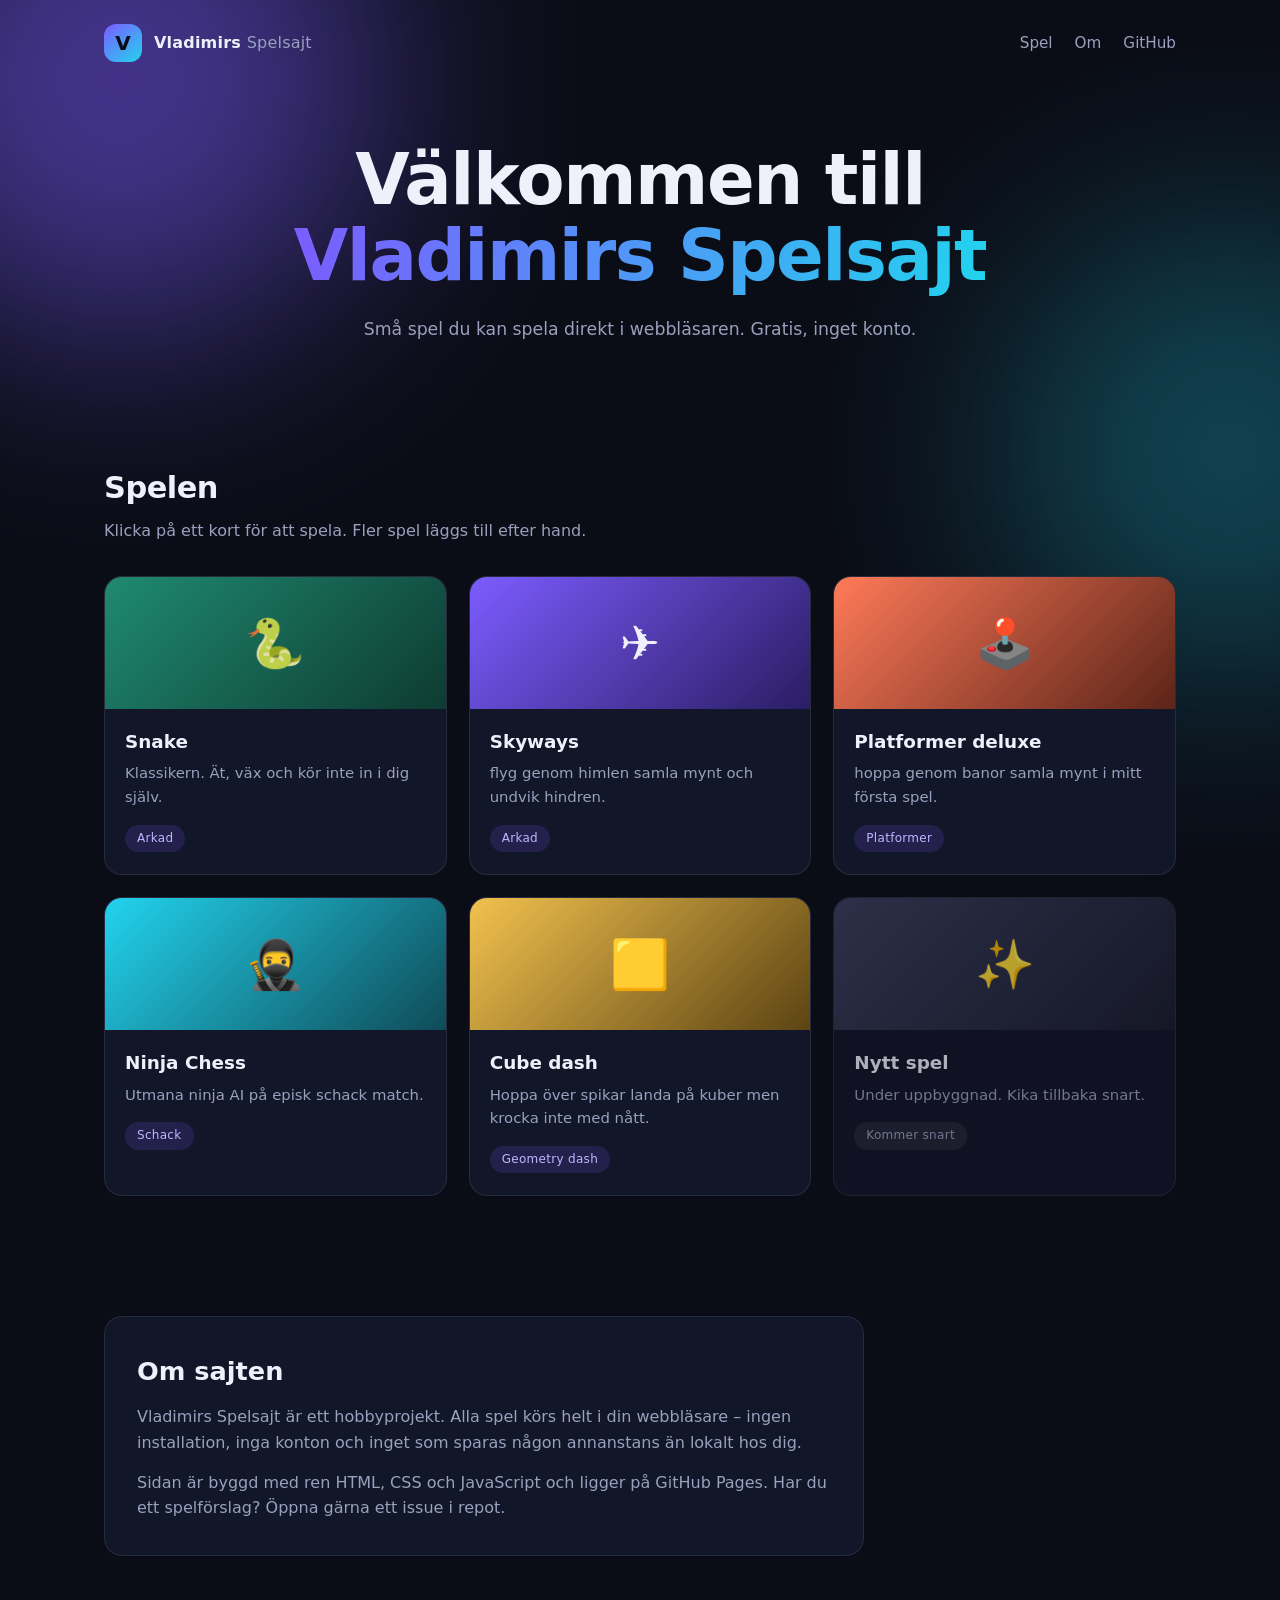
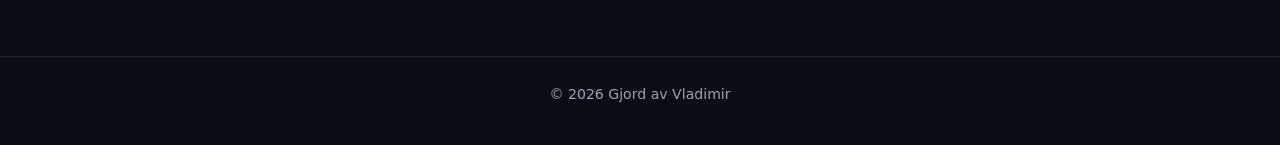
<file: index.html>
<!DOCTYPE html>
<html lang="sv">
<head>
  <meta charset="UTF-8">
  <meta name="viewport" content="width=device-width, initial-scale=1.0">
  <title>Vladimirs Spelsajt</title>
  <meta name="description" content="Vladimirs Spelsajt – samling av små webbspel du kan spela direkt i webbläsaren.">
  <link rel="icon" href="data:image/svg+xml,<svg xmlns='http://www.w3.org/2000/svg' viewBox='0 0 100 100'><text y='.9em' font-size='90'>🎮</text></svg>">

  <style>
  /* ===================== DESIGN (tidigare style.css) ===================== */

  :root {
    --bg: #0b0d16;
    --bg-soft: #121629;
    --line: rgba(255, 255, 255, 0.09);
    --text: #eef0fa;
    --muted: #9aa0bd;
    --accent: #7c5cff;
    --accent-2: #22d3ee;
    --radius: 18px;
  }

  * { box-sizing: border-box; }

  html { scroll-behavior: smooth; }

  body {
    margin: 0;
    background: var(--bg);
    color: var(--text);
    font-family: "Segoe UI", system-ui, -apple-system, Roboto, Helvetica, Arial, sans-serif;
    line-height: 1.6;
    overflow-x: hidden;
  }

  a { color: inherit; text-decoration: none; }

  /* --- bakgrundsljus --- */
  .glow {
    position: fixed;
    border-radius: 50%;
    filter: blur(110px);
    opacity: 0.5;
    pointer-events: none;
    z-index: 0;
  }
  .glow--a {
    width: 520px; height: 520px;
    background: var(--accent);
    top: -180px; left: -140px;
  }
  .glow--b {
    width: 460px; height: 460px;
    background: var(--accent-2);
    top: 220px; right: -180px;
    opacity: 0.28;
  }

  /* --- topbar --- */
  .topbar {
    position: relative;
    z-index: 2;
    max-width: 1120px;
    margin: 0 auto;
    padding: 24px 24px 0;
    display: flex;
    align-items: center;
    justify-content: space-between;
    gap: 16px;
    flex-wrap: wrap;
  }

  .brand {
    display: inline-flex;
    align-items: center;
    gap: 12px;
    font-weight: 700;
    letter-spacing: 0.2px;
  }

  .brand__mark {
    width: 38px; height: 38px;
    display: grid;
    place-items: center;
    border-radius: 12px;
    background: linear-gradient(140deg, var(--accent), var(--accent-2));
    color: #0b0d16;
    font-size: 20px;
    font-weight: 800;
  }

  .brand__text em {
    font-style: normal;
    color: var(--muted);
    font-weight: 500;
  }

  .nav {
    display: flex;
    gap: 22px;
    font-size: 0.95rem;
    color: var(--muted);
  }
  .nav a:hover { color: var(--text); }

  /* --- hero --- */
  main { position: relative; z-index: 1; }

  .hero {
    max-width: 1120px;
    margin: 0 auto;
    padding: 80px 24px 60px;
    text-align: center;
  }

  .hero__title {
    margin: 0;
    font-size: clamp(2.4rem, 7vw, 4.4rem);
    line-height: 1.08;
    letter-spacing: -1.5px;
    font-weight: 800;
  }

  .hero__title-accent {
    background: linear-gradient(100deg, var(--accent), var(--accent-2));
    -webkit-background-clip: text;
    background-clip: text;
    color: transparent;
  }

  .hero__lead {
    max-width: 620px;
    margin: 22px auto 0;
    color: var(--muted);
    font-size: 1.08rem;
  }

  .btn {
    display: inline-block;
    padding: 13px 26px;
    border-radius: 999px;
    font-weight: 600;
    border: 1px solid transparent;
    transition: transform 0.15s ease, box-shadow 0.2s ease, background 0.2s ease;
  }
  .btn:hover { transform: translateY(-2px); }

  .btn--primary {
    background: linear-gradient(120deg, var(--accent), var(--accent-2));
    color: #0b0d16;
    box-shadow: 0 12px 30px rgba(124, 92, 255, 0.35);
  }

  /* --- sektioner --- */
  .section {
    max-width: 1120px;
    margin: 0 auto;
    padding: 60px 24px;
  }

  .section__head { margin-bottom: 32px; }
  .section__head h2 {
    margin: 0 0 6px;
    font-size: 1.9rem;
    letter-spacing: -0.5px;
  }
  .section__head p { margin: 0; color: var(--muted); }

  /* --- spelkort --- */
  .grid {
    display: grid;
    grid-template-columns: repeat(auto-fill, minmax(260px, 1fr));
    gap: 22px;
  }

  .card {
    background: var(--bg-soft);
    border: 1px solid var(--line);
    border-radius: var(--radius);
    overflow: hidden;
    transition: transform 0.18s ease, border-color 0.18s ease, box-shadow 0.25s ease;
  }
  .card:hover {
    transform: translateY(-5px);
    border-color: rgba(124, 92, 255, 0.5);
    box-shadow: 0 18px 40px rgba(0, 0, 0, 0.45);
  }

  .card__art {
    height: 132px;
    display: grid;
    place-items: center;
    font-size: 3rem;
  }

  /* Färger på spelkorten – lägg till fler här om du behöver */
  .card__art--1 { background: linear-gradient(135deg, #1f8a70, #0e3b32); }
  .card__art--2 { background: linear-gradient(135deg, #7c5cff, #2a1d63); }
  .card__art--3 { background: linear-gradient(135deg, #ff7a59, #5c2418); }
  .card__art--4 { background: linear-gradient(135deg, #22d3ee, #0f4b57); }
  .card__art--5 { background: linear-gradient(135deg, #f2c14e, #5c4413); }
  .card__art--6 { background: linear-gradient(135deg, #3a3f5c, #1a1d2e); }
  .card__art--7 { background: linear-gradient(135deg, #e05c8f, #5c1f38); }
  .card__art--8 { background: linear-gradient(135deg, #5b8def, #1b2f5e); }
  .card__art--9 { background: linear-gradient(135deg, #6ad46a, #1d4a1d); }
  .card__art--10 { background: linear-gradient(135deg, #b06cf0, #3a1a56); }

  .card__body { padding: 18px 20px 22px; }
  .card__body h3 { margin: 0 0 6px; font-size: 1.15rem; }
  .card__body p { margin: 0 0 14px; color: var(--muted); font-size: 0.93rem; }

  .tag {
    display: inline-block;
    padding: 4px 12px;
    border-radius: 999px;
    background: rgba(124, 92, 255, 0.16);
    color: #c3b4ff;
    font-size: 0.75rem;
    letter-spacing: 0.3px;
  }
  .tag--muted {
    background: rgba(255, 255, 255, 0.07);
    color: var(--muted);
  }

  .card--soon { opacity: 0.72; }

  /* --- om --- */
  .about__box {
    background: var(--bg-soft);
    border: 1px solid var(--line);
    border-radius: var(--radius);
    padding: 34px 32px;
    max-width: 760px;
  }
  .about__box h2 { margin: 0 0 12px; font-size: 1.6rem; }
  .about__box p { margin: 0 0 14px; color: var(--muted); }
  .about__box p:last-child { margin-bottom: 0; }

  /* --- footer --- */
  .footer {
    position: relative;
    z-index: 1;
    border-top: 1px solid var(--line);
    margin-top: 40px;
    padding: 26px 24px 40px;
    text-align: center;
    color: var(--muted);
    font-size: 0.88rem;
  }
  .footer p { margin: 0; }

  /* --- hemlig kod-ruta --- */
  .modal {
    position: fixed;
    inset: 0;
    z-index: 50;
    display: grid;
    place-items: center;
    padding: 24px;
  }
  .modal[hidden] { display: none; }

  .modal__backdrop {
    position: absolute;
    inset: 0;
    background: rgba(6, 7, 14, 0.75);
    backdrop-filter: blur(4px);
  }

  .modal__box {
    position: relative;
    width: 100%;
    max-width: 380px;
    padding: 32px 30px 28px;
    border: 1px solid rgba(124, 92, 255, 0.4);
    border-radius: var(--radius);
    background: var(--bg-soft);
    box-shadow: 0 24px 60px rgba(0, 0, 0, 0.6);
    text-align: center;
    animation: modal-in 0.18s ease-out;
  }

  @keyframes modal-in {
    from { opacity: 0; transform: translateY(12px) scale(0.97); }
    to   { opacity: 1; transform: none; }
  }

  .modal__box.skaka { animation: skaka 0.4s ease; }

  @keyframes skaka {
    0%, 100% { transform: translateX(0); }
    20% { transform: translateX(-9px); }
    40% { transform: translateX(9px); }
    60% { transform: translateX(-5px); }
    80% { transform: translateX(5px); }
  }

  .modal__x {
    position: absolute;
    top: 10px;
    right: 12px;
    border: 0;
    background: none;
    color: var(--muted);
    font-size: 1.5rem;
    line-height: 1;
    cursor: pointer;
    padding: 4px 8px;
  }
  .modal__x:hover { color: var(--text); }

  .modal__titel { margin: 0 0 6px; font-size: 1.4rem; }
  .modal__text { margin: 0 0 20px; color: var(--muted); font-size: 0.92rem; }

  .modal__form { display: grid; gap: 12px; }

  .modal__input {
    width: 100%;
    padding: 13px 16px;
    border: 1px solid var(--line);
    border-radius: 12px;
    background: rgba(255, 255, 255, 0.04);
    color: var(--text);
    font-family: inherit;
    font-size: 1.25rem;
    letter-spacing: 6px;
    text-align: center;
    text-transform: uppercase;
  }
  .modal__input:focus {
    outline: none;
    border-color: var(--accent);
    box-shadow: 0 0 0 3px rgba(124, 92, 255, 0.2);
  }
  .modal__input::placeholder { letter-spacing: 4px; color: #4a5070; }

  .modal__form .btn { cursor: pointer; font-size: 1rem; }

  .modal__fel {
    margin: 14px 0 0;
    color: #ff8080;
    font-size: 0.88rem;
  }
  .modal__fel[hidden] { display: none; }

  /* --- mobil --- */
  @media (max-width: 600px) {
    .hero { padding-top: 54px; }
    .nav { gap: 16px; }
    .about__box { padding: 26px 22px; }
  }

  @media (prefers-reduced-motion: reduce) {
    * { transition: none !important; scroll-behavior: auto; }
  }
  </style>
</head>
<body>

  <div class="glow glow--a" aria-hidden="true"></div>
  <div class="glow glow--b" aria-hidden="true"></div>

  <header class="topbar">
    <a class="brand" href="index.html">
      <span class="brand__mark">V</span>
      <span class="brand__text">Vladimirs <em>Spelsajt</em></span>
    </a>
    <nav class="nav">
      <a href="#spel">Spel</a>
      <a href="#om">Om</a>
      <a href="https://github.com/" target="_blank" rel="noopener">GitHub</a>
    </nav>
  </header>

  <main>

    <section class="hero">
      <h1 class="hero__title">
        Välkommen till<br>
        <span class="hero__title-accent">Vladimirs Spelsajt</span>
      </h1>
      <p class="hero__lead">
        Små spel du kan spela direkt i webbläsaren. Gratis, inget konto.
      </p>
    </section>

    <section class="section" id="spel">
      <div class="section__head">
        <h2>Spelen</h2>
        <p>Klicka på ett kort för att spela. Fler spel läggs till efter hand.</p>
      </div>

      <div class="grid">

        <!-- ===== LÄGG TILL ETT NYTT SPEL: kopiera blocket nedan och byt ut texten =====

        <a class="card" href="LÄNK-TILL-SPELET.html">
          <div class="card__art card__art--7"><span>🎲</span></div>
          <div class="card__body">
            <h3>Spelets namn</h3>
            <p>En kort mening om vad spelet går ut på.</p>
            <span class="tag">Kategori</span>
          </div>
        </a>

             card__art--1 till --10 = bakgrundsfärg på kortet (färgerna finns i <style> högst upp)
             <span>🎲</span>        = ikonen, byt mot valfri emoji
        ========================================================================== -->

        <a class="card" href="snake.html">
          <div class="card__art card__art--1"><span>🐍</span></div>
          <div class="card__body">
            <h3>Snake</h3>
            <p>Klassikern. Ät, väx och kör inte in i dig själv.</p>
            <span class="tag">Arkad</span>
          </div>
        </a>

        <a class="card" href="skyways.html">
          <div class="card__art card__art--2"><span>✈️</span></div>
          <div class="card__body">
            <h3>Skyways</h3>
            <p>flyg genom himlen samla mynt och undvik hindren.</p>
            <span class="tag">Arkad</span>
          </div>
        </a>

        <a class="card" href="platformer deluxe spel.html">
          <div class="card__art card__art--3"><span>🕹️</span></div>
          <div class="card__body">
            <h3>Platformer deluxe</h3>
            <p>hoppa genom banor samla mynt i mitt första spel.</p>
            <span class="tag">Platformer</span>
          </div>
        </a>

        <a class="card" href="ninja chess.html">
          <div class="card__art card__art--4"><span>🥷</span></div>
          <div class="card__body">
            <h3>Ninja Chess</h3>
            <p>Utmana ninja AI på episk schack match.</p>
            <span class="tag">Schack</span>
          </div>
        </a>

        <a class="card" href="cube.html">
          <div class="card__art card__art--5"><span>🟨</span></div>
          <div class="card__body">
            <h3>Cube dash</h3>
            <p>Hoppa över spikar landa på kuber men krocka inte med nått.</p>
            <span class="tag">Geometry dash</span>
          </div>
        </a>

        <a class="card card--soon" href="#spel">
          <div class="card__art card__art--6"><span>✨</span></div>
          <div class="card__body">
            <h3>Nytt spel</h3>
            <p>Under uppbyggnad. Kika tillbaka snart.</p>
            <span class="tag tag--muted">Kommer snart</span>
          </div>
        </a>

      </div>
    </section>

    <section class="section about" id="om">
      <div class="about__box">
        <h2>Om sajten</h2>
        <p>
          Vladimirs Spelsajt är ett hobbyprojekt. Alla spel körs helt i din webbläsare –
          ingen installation, inga konton och inget som sparas någon annanstans än lokalt hos dig.
        </p>
        <p>
          Sidan är byggd med ren HTML, CSS och JavaScript och ligger på GitHub Pages.
          Har du ett spelförslag? Öppna gärna ett issue i repot.
        </p>
      </div>
    </section>

  </main>

  <footer class="footer">
    <p>© <span id="ar">2026</span> Gjord av Vladimir</p>
  </footer>

  <!-- Hemlig kod: öppnas med tangenten G -->
  <div class="modal" id="kodModal" hidden>
    <div class="modal__backdrop" data-stang></div>
    <div class="modal__box" role="dialog" aria-modal="true" aria-labelledby="kodTitel">
      <button class="modal__x" type="button" data-stang aria-label="Stäng">×</button>
      <h2 class="modal__titel" id="kodTitel">Hemlig kod</h2>
      <p class="modal__text">Skriv in koden för att komma vidare.</p>
      <form class="modal__form" id="kodForm" autocomplete="off">
        <input class="modal__input" id="kodInput" type="text" placeholder="? ? ? ?" maxlength="10" aria-label="Hemlig kod">
        <button class="btn btn--primary" type="submit">Lås upp</button>
      </form>
      <p class="modal__fel" id="kodFel" role="alert" hidden>Fel kod. Försök igen.</p>
    </div>
  </div>

  <script>
  /* ===================== SKRIPT (tidigare script.js) ===================== */

  // Byt till namnet på din hemliga sida om den heter något annat.
  var HEMLIG_SIDA = 'ChatGPT Image 23 aug. 2026 12_49_46.png';
  var HEMLIG_KOD = 'legolas';

  document.getElementById('ar').textContent = new Date().getFullYear();

  var modal = document.getElementById('kodModal');
  var form = document.getElementById('kodForm');
  var input = document.getElementById('kodInput');
  var fel = document.getElementById('kodFel');

  function oppnaModal() {
    modal.hidden = false;
    fel.hidden = true;
    input.value = '';
    input.focus();
  }

  function stangModal() {
    modal.hidden = true;
  }

  // Tryck G för att öppna rutan (men inte medan man skriver i ett fält).
  document.addEventListener('keydown', function (e) {
    var skriverText = /^(input|textarea|select)$/i.test(e.target.tagName) || e.target.isContentEditable;

    if (e.key === 'Escape' && !modal.hidden) {
      stangModal();
      return;
    }

    if (skriverText || e.ctrlKey || e.altKey || e.metaKey) return;

    if (e.key === 'g' || e.key === 'G') {
      if (modal.hidden) {
        e.preventDefault();
        oppnaModal();
      }
    }
  });

  // Stäng via krysset eller genom att klicka utanför rutan.
  Array.prototype.forEach.call(modal.querySelectorAll('[data-stang]'), function (el) {
    el.addEventListener('click', stangModal);
  });

  form.addEventListener('submit', function (e) {
    e.preventDefault();

    if (input.value.trim().toUpperCase() === HEMLIG_KOD) {
      window.location.href = ChatGPT Image 23 aug. 2026 12_49_46.png;
    } else {
      fel.hidden = false;
      input.value = '';
      input.focus();
      modal.querySelector('.modal__box').classList.remove('skaka');
      void modal.querySelector('.modal__box').offsetWidth; // starta om animationen
      modal.querySelector('.modal__box').classList.add('skaka');
    }
  });

  input.addEventListener('input', function () {
    fel.hidden = true;
  });
  </script>

</body>
</html>
</file>
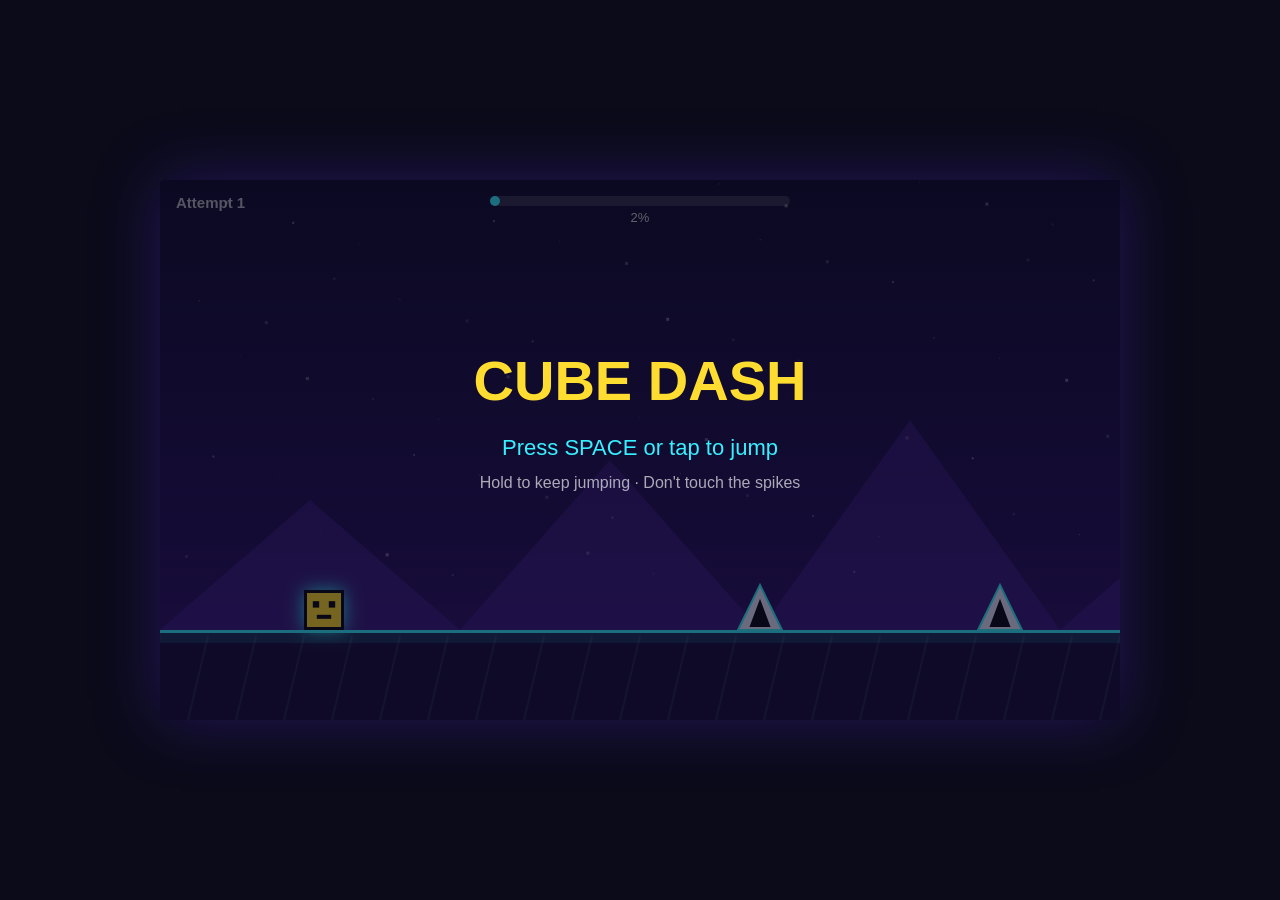
<file: cube.html>
<!DOCTYPE html>
<html lang="en">
<head>
<meta charset="UTF-8">
<meta name="viewport" content="width=device-width, initial-scale=1.0">
<title>Cube Dash</title>
<style>
  html, body {
    margin: 0;
    padding: 0;
    height: 100%;
    background: #0b0b1a;
    overflow: hidden;
    font-family: "Segoe UI", system-ui, sans-serif;
    user-select: none;
  }
  #wrap {
    position: fixed;
    inset: 0;
    display: flex;
    align-items: center;
    justify-content: center;
  }
  canvas {
    display: block;
    max-width: 100%;
    max-height: 100%;
    box-shadow: 0 0 60px rgba(80, 40, 200, 0.35);
    cursor: pointer;
  }
</style>
</head>
<body>
<div id="wrap"><canvas id="game" width="960" height="540"></canvas></div>
<script>
"use strict";

// ---------- Setup ----------
const canvas = document.getElementById("game");
const ctx = canvas.getContext("2d");
const W = canvas.width, H = canvas.height;

const TILE = 48;                 // world tile size in px
const GROUND_Y = H - 90;         // top of the ground strip
const SPEED = 372;               // horizontal scroll speed, px/s
const GRAVITY = 4400;            // tuned so one jump covers ~3.5 tiles
const JUMP_V = -990;             // apex ~2.3 tiles, airtime 0.45s
const PLAYER_SIZE = 40;
const START_X = 3 * TILE;        // where the cube spawns = musical bar 0, beat 0

// ---------- Level ----------
// Grid map, drawn bottom row = ground level. Characters:
//   . empty   ^ spike   # block   - short spike (half height)
// Each string is one row; rows are stacked upward from the ground.
// Rows are written in 10-column chunks so positions are easy to count.
const ROW2 = [ // height-2 row: platform tops and a spike-on-block tower
  "..........", "..........", "..........", "..........", "..........",
  "..........", "..........", "..........", ".###.^....", "..........",
  "..........", "..........", "..........",
].join("");
const ROW1 = [ // ground row
  "..........", "..^....^..", "..^^...#..", "..^...^^..", "..###^^...",
  ".^...^^...", "##^^^.....", "^...^^...#", "####.#....", "^...^^..##",
  "^^^.....^.", "...^....^^", "....^^....",
].join("");
const LEVEL_ROWS = [ROW2, ROW1];

const FINISH_PAD = 10; // empty tiles after last obstacle before the finish line

// Parse grid into obstacle lists
const spikes = [];   // {x, y, w, h}  (triangle, base at y+h)
const blocks = [];   // {x, y, w, h}
const levelCols = Math.max(...LEVEL_ROWS.map(r => r.length));

for (let row = 0; row < LEVEL_ROWS.length; row++) {
  const str = LEVEL_ROWS[LEVEL_ROWS.length - 1 - row]; // bottom row first
  for (let col = 0; col < str.length; col++) {
    const ch = str[col];
    if (ch === "." || ch === undefined) continue;
    const x = col * TILE;
    const y = GROUND_Y - (row + 1) * TILE;
    if (ch === "#") blocks.push({ x, y, w: TILE, h: TILE });
    else if (ch === "^") spikes.push({ x, y, w: TILE, h: TILE });
    else if (ch === "-") spikes.push({ x, y: y + TILE / 2, w: TILE, h: TILE / 2 });
  }
}

const LEVEL_LENGTH = (levelCols + FINISH_PAD) * TILE;

// ---------- State ----------
const S_READY = 0, S_PLAY = 1, S_DEAD = 2, S_WIN = 3;

let state = S_READY;
let attempts = 1;
let bestProgress = parseFloat(localStorage.getItem("cubedash_best") || "0");

const player = { x: 0, y: 0, vy: 0, rot: 0, onGround: true };
let camX = 0;
let deadTimer = 0;
let inputHeld = false;
let particles = [];
let shake = 0;
let beatPulse = 0;        // 1 on the beat, decaying to 0 — drives visuals
let musicEnabled = true;  // off only when scripts step the physics headlessly

function reset() {
  player.x = START_X;
  player.y = GROUND_Y - PLAYER_SIZE;
  player.vy = 0;
  player.rot = 0;
  player.onGround = true;
  camX = 0;
  particles = [];
  shake = 0;
}
reset();

// ---------- Audio ----------
// The soundtrack is generated from the level position, not from wall-clock
// time: one beat is a fixed number of tiles, so bar N always lands on the same
// stretch of level. Restart after a death and the music restarts in lockstep.
const TILES_PER_BEAT = 4;
const PX_PER_BEAT = TILE * TILES_PER_BEAT;       // 192 px
const PX_PER_STEP = PX_PER_BEAT / 4;             // 16th note = 1 tile
const SEC_PER_BEAT = PX_PER_BEAT / SPEED;        // ~0.516s => ~116 BPM
const SEC_PER_STEP = SEC_PER_BEAT / 4;
const LOOKAHEAD_STEPS = 6;                       // schedule ~0.8s ahead

// Level position -> musical position
function songStep(x) { return (x - START_X) / PX_PER_STEP; }
function songBeat(x) { return (x - START_X) / PX_PER_BEAT; }

const midi = n => 440 * Math.pow(2, (n - 69) / 12);

// vi - IV - I - V in A minor, one chord per bar, looping
const CHORDS = [
  { bass: 45, notes: [57, 60, 64] }, // Am
  { bass: 41, notes: [53, 57, 60] }, // F
  { bass: 48, notes: [60, 64, 67] }, // C
  { bass: 43, notes: [55, 59, 62] }, // G
];

// Lead hook: one 16-step pattern per bar of the progression (-1 = rest)
const LEAD = [
  { 0: 69, 3: 72, 6: 76, 8: 74, 11: 72, 14: 69 },
  { 0: 65, 3: 69, 6: 72, 8: 77, 11: 76, 14: 72 },
  { 0: 67, 3: 72, 6: 76, 8: 79, 11: 76, 14: 72 },
  { 0: 67, 2: 71, 4: 74, 6: 79, 8: 81, 10: 79, 12: 76, 14: 74 },
];

const Music = {
  ctx: null,
  master: null,   // global volume + mute
  bus: null,      // current take; replaced on restart so stale notes can't bleed
  sfx: null,
  noiseBuf: null,
  nextStep: 0,
  muted: localStorage.getItem("cubedash_muted") === "1",

  init() {
    if (this.ctx) {
      if (this.ctx.state === "suspended") this.ctx.resume();
      return;
    }
    const AC = window.AudioContext || window.webkitAudioContext;
    if (!AC) return;
    try {
      this.ctx = new AC();
    } catch (e) { return; }

    this.master = this.ctx.createGain();
    this.master.gain.value = this.muted ? 0 : 0.9;
    this.master.connect(this.ctx.destination);

    this.sfx = this.ctx.createGain();
    this.sfx.gain.value = 1;
    this.sfx.connect(this.master);

    // one shared noise buffer for hats and snares
    const len = Math.floor(this.ctx.sampleRate * 0.4);
    this.noiseBuf = this.ctx.createBuffer(1, len, this.ctx.sampleRate);
    const d = this.noiseBuf.getChannelData(0);
    for (let i = 0; i < len; i++) d[i] = Math.random() * 2 - 1;

    this.newBus();
  },

  newBus() {
    if (!this.ctx) return;
    this.bus = this.ctx.createGain();
    this.bus.gain.value = 1;
    this.bus.connect(this.master);
  },

  // Fade out whatever is already queued, then start a fresh bus for the retry
  stop() {
    if (!this.ctx || !this.bus) return;
    const old = this.bus;
    const t = this.ctx.currentTime;
    old.gain.setValueAtTime(old.gain.value, t);
    old.gain.exponentialRampToValueAtTime(0.0001, t + 0.18);
    setTimeout(() => { try { old.disconnect(); } catch (e) {} }, 400);
    this.newBus();
    this.nextStep = 0;
  },

  restart() {
    this.stop();
  },

  toggleMute() {
    this.muted = !this.muted;
    localStorage.setItem("cubedash_muted", this.muted ? "1" : "0");
    if (this.master) {
      const t = this.ctx.currentTime;
      this.master.gain.cancelScheduledValues(t);
      this.master.gain.setValueAtTime(this.master.gain.value, t);
      this.master.gain.linearRampToValueAtTime(this.muted ? 0 : 0.9, t + 0.12);
    }
  },

  // ----- voices -----
  tone(freq, time, dur, type, gain, detune = 0, bus) {
    const o = this.ctx.createOscillator();
    const g = this.ctx.createGain();
    o.type = type;
    o.frequency.setValueAtTime(freq, time);
    if (detune) o.detune.setValueAtTime(detune, time);
    g.gain.setValueAtTime(0.0001, time);
    g.gain.linearRampToValueAtTime(gain, time + 0.008);
    g.gain.exponentialRampToValueAtTime(0.0001, time + dur);
    o.connect(g).connect(bus || this.bus);
    o.start(time);
    o.stop(time + dur + 0.02);
  },

  kick(time) {
    const o = this.ctx.createOscillator();
    const g = this.ctx.createGain();
    o.type = "sine";
    o.frequency.setValueAtTime(170, time);
    o.frequency.exponentialRampToValueAtTime(45, time + 0.11);
    g.gain.setValueAtTime(0.55, time);
    g.gain.exponentialRampToValueAtTime(0.0001, time + 0.22);
    o.connect(g).connect(this.bus);
    o.start(time);
    o.stop(time + 0.24);
  },

  noise(time, dur, gain, hp) {
    const src = this.ctx.createBufferSource();
    src.buffer = this.noiseBuf;
    const f = this.ctx.createBiquadFilter();
    f.type = "highpass";
    f.frequency.value = hp;
    const g = this.ctx.createGain();
    g.gain.setValueAtTime(gain, time);
    g.gain.exponentialRampToValueAtTime(0.0001, time + dur);
    src.connect(f).connect(g).connect(this.bus);
    src.start(time);
    src.stop(time + dur + 0.02);
  },

  // ----- arrangement: what plays on a given 16th-note step -----
  scheduleStep(step, time) {
    const bar = Math.floor(step / 16);
    const s = ((step % 16) + 16) % 16;
    const chord = CHORDS[bar % CHORDS.length];

    // drums: four-on-the-floor, snare on 2 and 4, offbeat hats
    if (s % 4 === 0) this.kick(time);
    if (bar >= 1 && (s === 4 || s === 12)) this.noise(time, 0.16, 0.22, 1200);
    if (s % 2 === 1) this.noise(time, 0.045, bar >= 1 ? 0.10 : 0.06, 7000);

    // bass: driving 8ths with an octave lift late in the bar
    if (s % 2 === 0) {
      const oct = (s === 6 || s === 14) ? 12 : 0;
      this.tone(midi(chord.bass + oct), time, 0.19, "square", 0.16);
      this.tone(midi(chord.bass + oct - 12), time, 0.22, "triangle", 0.13);
    }

    // lead: holds off for the first two bars so the level opens with a build
    if (bar >= 2) {
      const note = LEAD[bar % LEAD.length][s];
      if (note !== undefined) {
        this.tone(midi(note), time, 0.30, "square", 0.075, -7);
        this.tone(midi(note), time, 0.30, "square", 0.075, +7);
      }
    }

    // arpeggio sparkle once the level gets busy
    if (bar >= 4 && s % 2 === 1) {
      const n = chord.notes[((s - 1) / 2) % chord.notes.length] + 12;
      this.tone(midi(n), time, 0.09, "square", 0.035);
    }
  },

  // Called every frame while playing: converts level position into audio time
  update() {
    if (!this.ctx || !this.bus || this.ctx.state !== "running") return;
    const cur = songStep(player.x);
    if (this.nextStep < cur) this.nextStep = Math.ceil(cur);
    const now = this.ctx.currentTime;
    while (this.nextStep < cur + LOOKAHEAD_STEPS) {
      if (this.nextStep * PX_PER_STEP + START_X > LEVEL_LENGTH) break;
      this.scheduleStep(this.nextStep, now + (this.nextStep - cur) * SEC_PER_STEP);
      this.nextStep++;
    }
  },

  // Jump/crash sounds, pitched to the chord under the player so they sit in key
  chordNow() {
    return CHORDS[Math.floor(Math.max(0, songBeat(player.x)) / 4) % CHORDS.length];
  },
};

// SFX helper, kept on the same context as the music
function beep(freq, dur, type = "square", vol = 0.06) {
  const M = Music;
  if (!M.ctx || !M.sfx) return;
  try {
    const o = M.ctx.createOscillator();
    const g = M.ctx.createGain();
    o.type = type;
    o.frequency.value = freq;
    g.gain.setValueAtTime(vol, M.ctx.currentTime);
    g.gain.exponentialRampToValueAtTime(0.0001, M.ctx.currentTime + dur);
    o.connect(g).connect(M.sfx);
    o.start();
    o.stop(M.ctx.currentTime + dur);
  } catch (e) { /* audio unavailable */ }
}

// ---------- Input ----------
function press() {
  Music.init(); // AudioContext must be created from a user gesture
  if (state === S_READY) {
    Music.restart();
    state = S_PLAY;
  } else if (state === S_DEAD || state === S_WIN) {
    if (deadTimer <= 0) {
      if (state === S_DEAD) attempts++;
      else attempts = 1;
      reset();
      Music.restart();
      state = S_PLAY;
    }
  }
  inputHeld = true;
}
function release() { inputHeld = false; }

window.addEventListener("keydown", e => {
  if (e.code === "Space" || e.code === "ArrowUp" || e.code === "KeyW") {
    e.preventDefault();
    if (!e.repeat) press();
    inputHeld = true;
  }
});
window.addEventListener("keyup", e => {
  if (e.code === "Space" || e.code === "ArrowUp" || e.code === "KeyW") release();
  if (e.code === "KeyM") { Music.init(); Music.toggleMute(); }
});
canvas.addEventListener("pointerdown", e => { e.preventDefault(); press(); });
window.addEventListener("pointerup", release);
window.addEventListener("blur", release);

// ---------- Collision helpers ----------
function rectsOverlap(a, b) {
  return a.x < b.x + b.w && a.x + a.w > b.x && a.y < b.y + b.h && a.y + a.h > b.y;
}
// Spike hitbox is smaller than the drawn triangle so deaths feel fair
function spikeHitbox(s) {
  return { x: s.x + s.w * 0.30, y: s.y + s.h * 0.42, w: s.w * 0.40, h: s.h * 0.58 };
}

function die() {
  state = S_DEAD;
  deadTimer = 0.55;
  shake = 12;
  Music.stop();
  const p = bestProgress;
  const prog = Math.min(1, player.x / LEVEL_LENGTH);
  if (prog > p) {
    bestProgress = prog;
    localStorage.setItem("cubedash_best", String(bestProgress));
  }
  const cx = player.x + PLAYER_SIZE / 2, cy = player.y + PLAYER_SIZE / 2;
  for (let i = 0; i < 40; i++) {
    const a = Math.random() * Math.PI * 2;
    const sp = 150 + Math.random() * 420;
    particles.push({
      x: cx, y: cy,
      vx: Math.cos(a) * sp, vy: Math.sin(a) * sp - 150,
      life: 0.5 + Math.random() * 0.5,
      size: 3 + Math.random() * 5,
      color: Math.random() < 0.5 ? "#37f0ff" : "#ffdd30",
    });
  }
  beep(110, 0.25, "sawtooth", 0.1);
  setTimeout(() => beep(70, 0.3, "sawtooth", 0.08), 60);
}

function win() {
  state = S_WIN;
  deadTimer = 0.4;
  Music.stop();
  bestProgress = 1;
  localStorage.setItem("cubedash_best", "1");
  const cy = player.y + PLAYER_SIZE / 2;
  for (let i = 0; i < 70; i++) {
    const a = Math.random() * Math.PI * 2;
    const sp = 100 + Math.random() * 380;
    particles.push({
      x: player.x + PLAYER_SIZE / 2, y: cy,
      vx: Math.cos(a) * sp, vy: Math.sin(a) * sp - 200,
      life: 0.7 + Math.random() * 0.8,
      size: 3 + Math.random() * 6,
      color: ["#37f0ff", "#ffdd30", "#ff4fd8", "#7cff4f"][i % 4],
    });
  }
  beep(523, 0.15, "square", 0.07);
  setTimeout(() => beep(659, 0.15, "square", 0.07), 130);
  setTimeout(() => beep(784, 0.3, "square", 0.07), 260);
}

// ---------- Update ----------
function update(dt) {
  if (state === S_DEAD || state === S_WIN) {
    deadTimer -= dt;
  }

  if (state === S_PLAY) {
    player.x += SPEED * dt;
    if (musicEnabled) Music.update();

    // jump (held input = auto-jump on landing, like GD)
    if (inputHeld && player.onGround) {
      player.vy = JUMP_V;
      player.onGround = false;
      // jump chirp uses a note from the chord playing right now
      beep(midi(Music.chordNow().notes[2] + 12), 0.08, "square", 0.03);
      // little dust burst
      for (let i = 0; i < 5; i++) {
        particles.push({
          x: player.x + PLAYER_SIZE / 2, y: player.y + PLAYER_SIZE,
          vx: -60 - Math.random() * 90, vy: -Math.random() * 60,
          life: 0.3, size: 2 + Math.random() * 3, color: "#8fd8ff",
        });
      }
    }

    player.vy += GRAVITY * dt;
    player.y += player.vy * dt;

    const wasGrounded = player.onGround;
    player.onGround = false;

    // ground
    if (player.y + PLAYER_SIZE >= GROUND_Y) {
      player.y = GROUND_Y - PLAYER_SIZE;
      player.vy = 0;
      player.onGround = true;
    }

    // blocks: land on top, die on side hit
    const pb = { x: player.x + 4, y: player.y + 2, w: PLAYER_SIZE - 8, h: PLAYER_SIZE - 2 };
    for (const b of blocks) {
      if (b.x > player.x + 400 || b.x + b.w < player.x - 100) continue;
      if (!rectsOverlap(pb, b)) continue;
      const prevBottom = pb.y + pb.h - player.vy * dt;
      if (player.vy >= 0 && prevBottom <= b.y + 14) {
        player.y = b.y - PLAYER_SIZE;
        player.vy = 0;
        player.onGround = true;
      } else {
        die();
        break;
      }
    }

    // rotation: spin in air, snap to 90° on ground
    if (!player.onGround) {
      player.rot += dt * 7.0; // ~half a turn per jump
    } else {
      const target = Math.round(player.rot / (Math.PI / 2)) * (Math.PI / 2);
      player.rot += (target - player.rot) * Math.min(1, dt * 25);
      if (!wasGrounded) {
        // landing dust
        for (let i = 0; i < 6; i++) {
          particles.push({
            x: player.x + Math.random() * PLAYER_SIZE, y: player.y + PLAYER_SIZE,
            vx: -40 - Math.random() * 80, vy: -20 - Math.random() * 50,
            life: 0.25, size: 2 + Math.random() * 3, color: "#8fd8ff",
          });
        }
      }
    }

    // spikes
    if (state === S_PLAY) {
      const ph = { x: player.x + 8, y: player.y + 8, w: PLAYER_SIZE - 16, h: PLAYER_SIZE - 8 };
      for (const s of spikes) {
        if (s.x > player.x + 200 || s.x + s.w < player.x - 100) continue;
        if (rectsOverlap(ph, spikeHitbox(s))) { die(); break; }
      }
    }

    // trail while grounded and running
    if (state === S_PLAY && player.onGround && Math.random() < 0.5) {
      particles.push({
        x: player.x, y: player.y + PLAYER_SIZE - 4,
        vx: -120 - Math.random() * 60, vy: -Math.random() * 30,
        life: 0.35, size: 2 + Math.random() * 3, color: "#2fb8e0",
      });
    }

    if (state === S_PLAY && player.x >= LEVEL_LENGTH) win();
  }

  // camera follows player (frozen on death so the explosion stays in view)
  if (state !== S_DEAD) {
    camX = Math.max(0, player.x - W * 0.30);
  }

  // particles
  for (const p of particles) {
    p.life -= dt;
    p.x += p.vx * dt;
    p.y += p.vy * dt;
    p.vy += 900 * dt;
  }
  particles = particles.filter(p => p.life > 0);

  // visual beat: same position->beat mapping the music uses, so the world
  // pulses exactly in time with the kick drum
  if (state === S_PLAY) {
    const phase = songBeat(player.x) % 1;
    beatPulse = Math.pow(1 - (phase < 0 ? phase + 1 : phase), 2.2);
  } else {
    beatPulse = Math.max(0, beatPulse - dt * 3);
  }

  shake = Math.max(0, shake - dt * 40);
}

// ---------- Drawing ----------
function drawBackground() {
  const g = ctx.createLinearGradient(0, 0, 0, H);
  g.addColorStop(0, "#141033");
  g.addColorStop(0.7, "#2a1560");
  g.addColorStop(1, "#3c1a7a");
  ctx.fillStyle = g;
  ctx.fillRect(0, 0, W, H);

  // parallax stars
  ctx.fillStyle = "rgba(255,255,255,0.5)";
  for (let i = 0; i < 60; i++) {
    const x = ((i * 173.3 - camX * 0.12) % W + W) % W;
    const y = (i * 97.7) % (GROUND_Y - 40);
    const s = (i % 3) + 1;
    ctx.globalAlpha = 0.25 + (i % 5) * 0.12;
    ctx.fillRect(x, y, s, s);
  }
  ctx.globalAlpha = 1;

  // parallax hills — brighten and lift a touch on each beat
  ctx.fillStyle = "rgba(" + (90 + 70 * beatPulse) + ", 50, 180, " + (0.35 + 0.25 * beatPulse) + ")";
  for (let i = -1; i < 8; i++) {
    const bx = i * 300 - ((camX * 0.3) % 300);
    ctx.beginPath();
    ctx.moveTo(bx, GROUND_Y);
    ctx.lineTo(bx + 150, GROUND_Y - 130 - (i % 3) * 40 - 10 * beatPulse);
    ctx.lineTo(bx + 300, GROUND_Y);
    ctx.fill();
  }
}

function drawGround() {
  ctx.fillStyle = "#1c1240";
  ctx.fillRect(0, GROUND_Y, W, H - GROUND_Y);
  // glow line — thickens with the kick
  ctx.fillStyle = "#37f0ff";
  ctx.fillRect(0, GROUND_Y, W, 3 + 3 * beatPulse);
  ctx.fillStyle = "rgba(55,240,255," + (0.15 + 0.35 * beatPulse) + ")";
  ctx.fillRect(0, GROUND_Y + 3, W, 10 + 16 * beatPulse);
  // moving floor ticks
  ctx.strokeStyle = "rgba(120, 200, 255, 0.12)";
  ctx.lineWidth = 2;
  for (let i = -1; i < W / TILE + 2; i++) {
    const x = i * TILE - (camX % TILE);
    ctx.beginPath();
    ctx.moveTo(x, GROUND_Y + 6);
    ctx.lineTo(x - 20, H);
    ctx.stroke();
  }
}

function drawSpike(s) {
  const x = s.x - camX;
  if (x + s.w < -50 || x > W + 50) return;
  ctx.fillStyle = "#e8e8ff";
  ctx.strokeStyle = "#37f0ff";
  ctx.lineWidth = 2;
  ctx.beginPath();
  ctx.moveTo(x + 2, s.y + s.h);
  ctx.lineTo(x + s.w / 2, s.y + 3);
  ctx.lineTo(x + s.w - 2, s.y + s.h);
  ctx.closePath();
  ctx.fill();
  ctx.stroke();
  // inner triangle
  ctx.fillStyle = "#0b0b1a";
  ctx.beginPath();
  ctx.moveTo(x + s.w * 0.28, s.y + s.h - 3);
  ctx.lineTo(x + s.w / 2, s.y + s.h * 0.35);
  ctx.lineTo(x + s.w * 0.72, s.y + s.h - 3);
  ctx.closePath();
  ctx.fill();
}

function drawBlock(b) {
  const x = b.x - camX;
  if (x + b.w < -50 || x > W + 50) return;
  ctx.fillStyle = "#241a55";
  ctx.fillRect(x, b.y, b.w, b.h);
  ctx.strokeStyle = "#37f0ff";
  ctx.lineWidth = 2;
  ctx.strokeRect(x + 1, b.y + 1, b.w - 2, b.h - 2);
  ctx.fillStyle = "rgba(55,240,255,0.12)";
  ctx.fillRect(x + 1, b.y + 1, b.w - 2, 8);
}

function drawFinish() {
  const x = LEVEL_LENGTH - camX;
  if (x > W + 60) return;
  ctx.fillStyle = "rgba(124, 255, 79, 0.25)";
  ctx.fillRect(x, 0, 8, GROUND_Y);
  ctx.fillStyle = "#7cff4f";
  ctx.fillRect(x, 0, 3, GROUND_Y);
  // checkered flag
  for (let ry = 0; ry < 4; ry++) {
    for (let rx = 0; rx < 4; rx++) {
      ctx.fillStyle = (rx + ry) % 2 ? "#111" : "#fff";
      ctx.fillRect(x + 6 + rx * 10, 100 + ry * 10, 10, 10);
    }
  }
}

function drawPlayer() {
  if (state === S_DEAD) return;
  const cx = player.x - camX + PLAYER_SIZE / 2;
  const cy = player.y + PLAYER_SIZE / 2;
  ctx.save();
  ctx.translate(cx, cy);
  ctx.rotate(player.rot);
  const s = PLAYER_SIZE;
  // glow
  ctx.shadowColor = "#37f0ff";
  ctx.shadowBlur = 18 + 14 * beatPulse;
  // body
  ctx.fillStyle = "#ffdd30";
  ctx.fillRect(-s / 2, -s / 2, s, s);
  ctx.shadowBlur = 0;
  ctx.strokeStyle = "#0b0b1a";
  ctx.lineWidth = 3;
  ctx.strokeRect(-s / 2 + 1.5, -s / 2 + 1.5, s - 3, s - 3);
  // face
  ctx.fillStyle = "#0b0b1a";
  ctx.fillRect(-s * 0.28, -s * 0.22, s * 0.16, s * 0.16); // left eye
  ctx.fillRect(s * 0.12, -s * 0.22, s * 0.16, s * 0.16);  // right eye
  ctx.fillRect(-s * 0.18, s * 0.12, s * 0.36, s * 0.10);  // mouth
  ctx.restore();
}

function drawParticles() {
  for (const p of particles) {
    ctx.globalAlpha = Math.max(0, Math.min(1, p.life * 2.5));
    ctx.fillStyle = p.color;
    ctx.fillRect(p.x - camX - p.size / 2, p.y - p.size / 2, p.size, p.size);
  }
  ctx.globalAlpha = 1;
}

function drawHUD() {
  // progress bar
  const bw = 300, bx = (W - bw) / 2, by = 16;
  const prog = Math.min(1, player.x / LEVEL_LENGTH);
  ctx.fillStyle = "rgba(255,255,255,0.15)";
  roundRect(bx, by, bw, 10, 5);
  ctx.fill();
  if (bestProgress > 0) {
    ctx.fillStyle = "rgba(124,255,79,0.35)";
    roundRect(bx, by, bw * bestProgress, 10, 5);
    ctx.fill();
  }
  ctx.fillStyle = "#37f0ff";
  roundRect(bx, by, Math.max(10, bw * prog), 10, 5);
  ctx.fill();
  ctx.fillStyle = "rgba(255,255,255,0.8)";
  ctx.font = "13px 'Segoe UI', sans-serif";
  ctx.textAlign = "center";
  ctx.fillText(Math.floor(prog * 100) + "%", W / 2, by + 26);

  // attempts
  ctx.textAlign = "left";
  ctx.fillStyle = "rgba(255,255,255,0.7)";
  ctx.font = "bold 15px 'Segoe UI', sans-serif";
  ctx.fillText("Attempt " + attempts, 16, 28);
}

function roundRect(x, y, w, h, r) {
  ctx.beginPath();
  ctx.moveTo(x + r, y);
  ctx.arcTo(x + w, y, x + w, y + h, r);
  ctx.arcTo(x + w, y + h, x, y + h, r);
  ctx.arcTo(x, y + h, x, y, r);
  ctx.arcTo(x, y, x + w, y, r);
  ctx.closePath();
}

function drawOverlays() {
  if (state === S_READY) {
    ctx.fillStyle = "rgba(5, 5, 20, 0.55)";
    ctx.fillRect(0, 0, W, H);
    ctx.textAlign = "center";
    ctx.fillStyle = "#ffdd30";
    ctx.font = "bold 56px 'Segoe UI', sans-serif";
    ctx.fillText("CUBE DASH", W / 2, H / 2 - 50);
    ctx.fillStyle = "#37f0ff";
    ctx.font = "22px 'Segoe UI', sans-serif";
    ctx.fillText("Press SPACE or tap to jump", W / 2, H / 2 + 5);
    ctx.fillStyle = "rgba(255,255,255,0.65)";
    ctx.font = "16px 'Segoe UI', sans-serif";
    ctx.fillText("Hold to keep jumping · Don't touch the spikes", W / 2, H / 2 + 38);
    if (bestProgress > 0 && bestProgress < 1) {
      ctx.fillStyle = "#7cff4f";
      ctx.fillText("Best: " + Math.floor(bestProgress * 100) + "%", W / 2, H / 2 + 70);
    }
  } else if (state === S_DEAD && deadTimer <= 0) {
    ctx.textAlign = "center";
    ctx.fillStyle = "rgba(255, 80, 80, 0.9)";
    ctx.font = "bold 40px 'Segoe UI', sans-serif";
    ctx.fillText("CRASHED at " + Math.floor(Math.min(1, player.x / LEVEL_LENGTH) * 100) + "%", W / 2, H / 2 - 20);
    ctx.fillStyle = "rgba(255,255,255,0.8)";
    ctx.font = "20px 'Segoe UI', sans-serif";
    ctx.fillText("Press SPACE to retry", W / 2, H / 2 + 20);
  } else if (state === S_WIN && deadTimer <= 0) {
    ctx.textAlign = "center";
    ctx.fillStyle = "#7cff4f";
    ctx.font = "bold 52px 'Segoe UI', sans-serif";
    ctx.fillText("LEVEL COMPLETE!", W / 2, H / 2 - 20);
    ctx.fillStyle = "rgba(255,255,255,0.85)";
    ctx.font = "20px 'Segoe UI', sans-serif";
    ctx.fillText("Attempts: " + attempts + "  ·  Press SPACE to play again", W / 2, H / 2 + 25);
  }
}

function draw() {
  ctx.save();
  if (shake > 0) {
    ctx.translate((Math.random() - 0.5) * shake, (Math.random() - 0.5) * shake);
  }
  drawBackground();
  drawGround();
  for (const b of blocks) drawBlock(b);
  for (const s of spikes) drawSpike(s);
  drawFinish();
  drawParticles();
  drawPlayer();
  ctx.restore();
  drawHUD();
  drawOverlays();
}

// ---------- Main loop ----------
let lastT = performance.now();
function frame(t) {
  let dt = (t - lastT) / 1000;
  lastT = t;
  dt = Math.min(dt, 1 / 30); // clamp for tab-switch spikes
  update(dt);
  draw();
  requestAnimationFrame(frame);
}
requestAnimationFrame(frame);
</script>
</body>
</html>
</file>
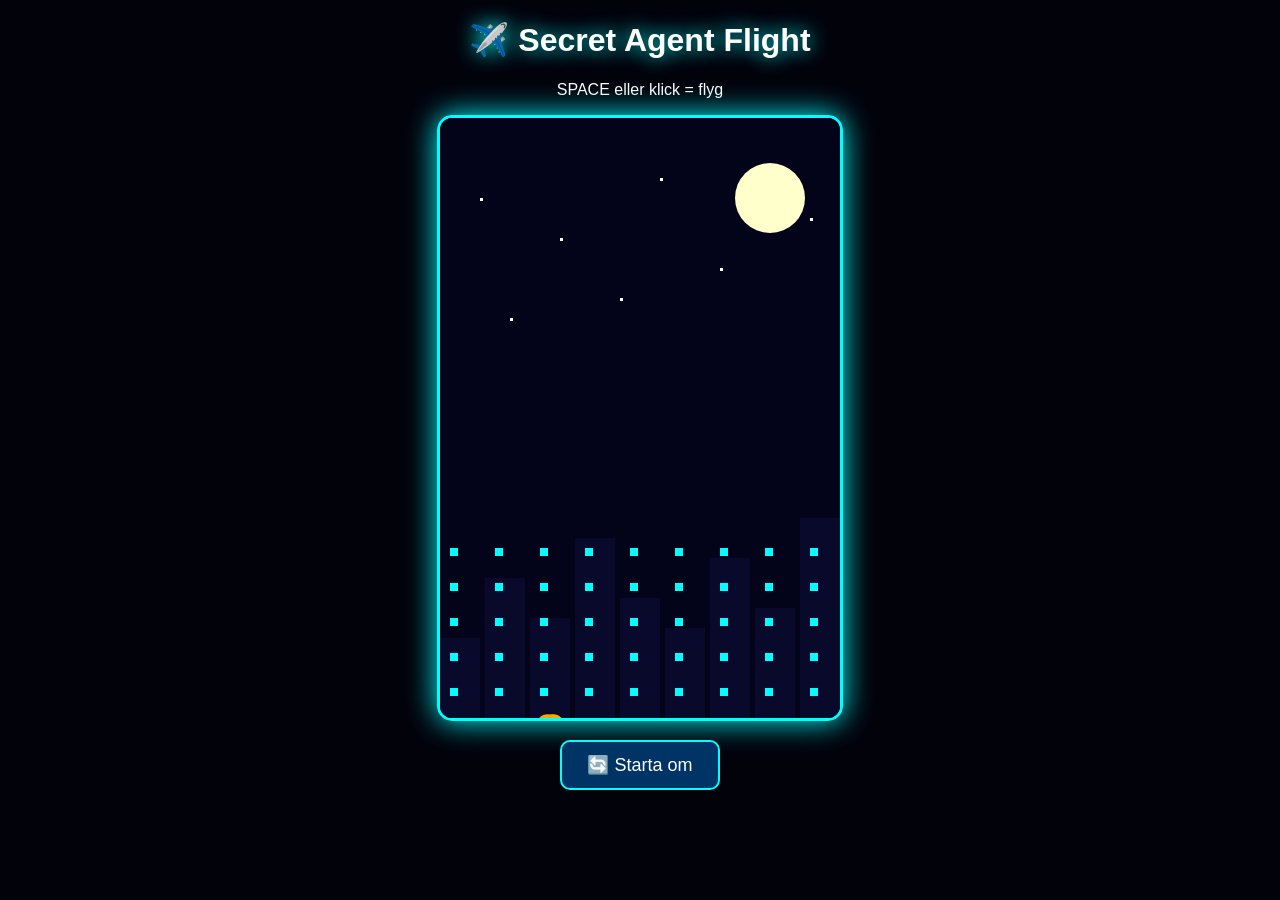
<file: flappy_secret_agent.html>
<!DOCTYPE html>
<html lang="sv">
<head>
<meta charset="UTF-8">
<title>Secret Agent Flight</title>

<style>

body{
    margin:0;
    background:#02020b;
    color:white;
    font-family:Arial;
    text-align:center;
}

h1{
    text-shadow:0 0 20px cyan;
}

canvas{
    border:3px solid cyan;
    border-radius:15px;
    box-shadow:0 0 30px cyan;
}

button{
    margin-top:15px;
    padding:12px 25px;
    background:#003366;
    color:white;
    border:2px solid cyan;
    border-radius:10px;
    font-size:18px;
    cursor:pointer;
}

</style>

</head>

<body>

<h1>✈️ Secret Agent Flight</h1>

<p>SPACE eller klick = flyg</p>

<canvas id="game" width="400" height="600"></canvas>

<br>

<button onclick="restart()">🔄 Starta om</button>


<script>

let canvas=document.getElementById("game");
let ctx=canvas.getContext("2d");


let plane;
let pipes=[];
let score;
let gameOver;
let explosion=[];



function start(){

plane={
x:80,
y:300,
velocity:0
};

pipes=[];

score=0;

gameOver=false;

explosion=[];

}



function fly(){

if(!gameOver){

plane.velocity=-7;

}

}



document.addEventListener("keydown",function(e){

if(e.code=="Space"){

fly();

}

});


canvas.onclick=fly;



// 🌃 STILLASTÅENDE NATTSTAD

function drawNightCity(){


// himmel

ctx.fillStyle="#03031a";

ctx.fillRect(
0,
0,
400,
600
);


// måne

ctx.fillStyle="#ffffcc";

ctx.beginPath();

ctx.arc(
330,
80,
35,
0,
Math.PI*2
);

ctx.fill();


// stjärnor

ctx.fillStyle="white";


let stars=[
[40,80],
[120,120],
[220,60],
[280,150],
[370,100],
[70,200],
[180,180]
];


stars.forEach(s=>{

ctx.fillRect(
s[0],
s[1],
3,
3
);

});



// hus

let city=[
80,140,100,180,120,90,160,110,200
];


ctx.fillStyle="#09092b";


for(let i=0;i<city.length;i++){

ctx.fillRect(

i*45,

600-city[i],

40,

city[i]

);

}


// neonfönster

ctx.fillStyle="#00ffff";


for(let x=0;x<400;x+=45){

for(let y=430;y<580;y+=35){

ctx.fillRect(

x+10,

y,

8,

8

);

}

}


}





// ✈️ AGENTFLYGPLAN

function drawPlane(){


ctx.fillStyle="#003366";


ctx.beginPath();

ctx.moveTo(
plane.x,
plane.y
);

ctx.lineTo(
plane.x+45,
plane.y-12
);

ctx.lineTo(
plane.x+65,
plane.y
);

ctx.lineTo(
plane.x+45,
plane.y+12
);

ctx.closePath();

ctx.fill();



// vingar

ctx.fillStyle="#001f4d";


ctx.beginPath();

ctx.moveTo(
plane.x+30,
plane.y
);

ctx.lineTo(
plane.x+5,
plane.y+25
);

ctx.lineTo(
plane.x+45,
plane.y+10
);

ctx.fill();



ctx.beginPath();

ctx.moveTo(
plane.x+30,
plane.y
);

ctx.lineTo(
plane.x+5,
plane.y-25
);

ctx.lineTo(
plane.x+45,
plane.y-10
);

ctx.fill();



// cockpit

ctx.fillStyle="#00ffff";

ctx.beginPath();

ctx.arc(
plane.x+45,
plane.y-4,
7,
0,
Math.PI*2
);

ctx.fill();


}



// HINDER

function createPipe(){

let gap=170;

let top=Math.random()*220+80;


pipes.push({

x:400,

top:top,

bottom:top+gap

});

}



// EXPLOSION

function createExplosion(){

explosion=[];


for(let i=0;i<50;i++){

explosion.push({

x:plane.x+30,

y:plane.y,

dx:(Math.random()-0.5)*10,

dy:(Math.random()-0.5)*10,

size:Math.random()*10+3

});

}

}



function drawExplosion(){


explosion.forEach(p=>{


p.x+=p.dx;

p.y+=p.dy;

p.size*=0.96;


ctx.fillStyle="orange";

ctx.beginPath();

ctx.arc(
p.x,
p.y,
p.size,
0,
Math.PI*2
);

ctx.fill();


ctx.fillStyle="yellow";

ctx.beginPath();

ctx.arc(
p.x,
p.y,
p.size/2,
0,
Math.PI*2
);

ctx.fill();


});

}




function update(){


if(gameOver){

drawNightCity();

drawExplosion();

return;

}



drawNightCity();



plane.velocity+=0.4;

plane.y+=plane.velocity;



drawPlane();



if(
pipes.length==0 ||
pipes[pipes.length-1].x<220
){

createPipe();

}



pipes.forEach(p=>{


p.x-=3;


ctx.fillStyle="#5500aa";


ctx.fillRect(
p.x,
0,
50,
p.top
);


ctx.fillRect(
p.x,
p.bottom,
50,
600
);



if(

plane.x+50>p.x &&
plane.x<p.x+50 &&
(
plane.y-15<p.top ||
plane.y+15>p.bottom
)

){

die();

}



});



if(
plane.y<0 ||
plane.y>600
){

die();

}



ctx.fillStyle="white";

ctx.font="25px Arial";

ctx.fillText(
"Uppdrag: "+score,
20,
40
);



requestAnimationFrame(update);


}




function die(){


if(gameOver)return;


gameOver=true;


createExplosion();

plane.x=-100;


setTimeout(()=>{


ctx.fillStyle="white";

ctx.font="35px Arial";


ctx.fillText(
"💥 KRASCH!",
110,
300
);


},1000);


}




function restart(){

start();

update();

}



start();

update();


</script>

</body>
</html>
</file>
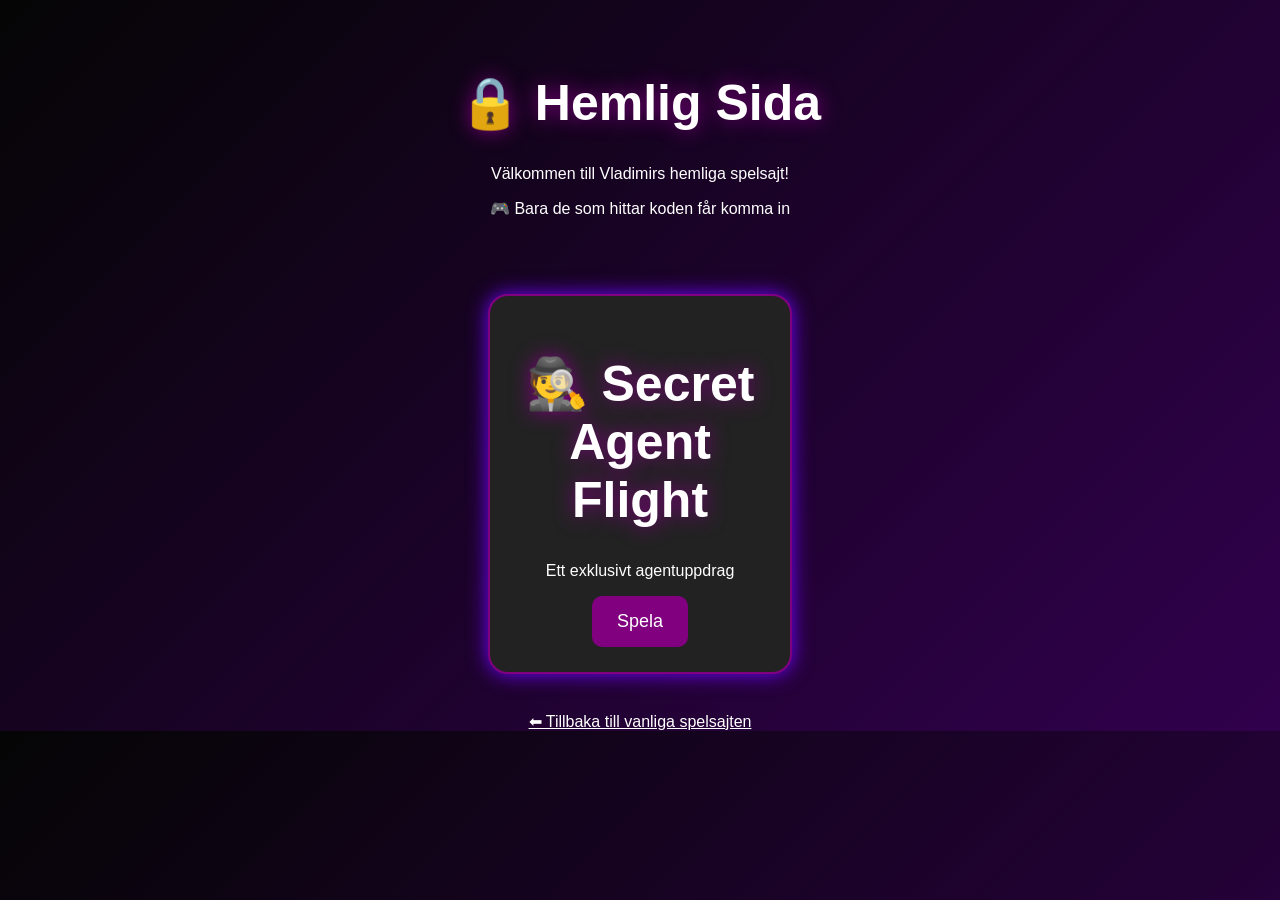
<file: hemlig sida.html>
<!DOCTYPE html>
<html lang="sv">
<head>

<meta charset="UTF-8">
<meta name="viewport" content="width=device-width, initial-scale=1.0">

<title>Hemlig Sida</title>

<style>

body{
    margin:0;
    font-family:Arial, Helvetica, sans-serif;
    background:linear-gradient(135deg,#050505,#31004d);
    color:white;
    text-align:center;
}

header{
    padding:40px;
}

h1{
    font-size:50px;
    text-shadow:0 0 20px purple;
}

.card{
    display:inline-block;
    background:#222;
    border:2px solid purple;
    border-radius:20px;
    padding:25px;
    margin:20px;
    width:250px;
    box-shadow:0 0 20px #7000ff;
}

button{
    background:purple;
    color:white;
    border:none;
    padding:15px 25px;
    border-radius:10px;
    font-size:18px;
    cursor:pointer;
}

button:hover{
    background:#a000ff;
}

a{
    color:white;
}

</style>

</head>


<body>

<header>

<h1>🔒 Hemlig Sida</h1>

<p>Välkommen till Vladimirs hemliga spelsajt!</p>

<p>🎮 Bara de som hittar koden får komma in</p>

</header>

<div class="card">

<h1>🕵️ Secret Agent Flight</h1>

<p>Ett exklusivt agentuppdrag</p>

<a href="flappy_secret_agent.html">
<button>Spela</button>
</a>

</div>

<br><br>

<a href="index.html">⬅ Tillbaka till vanliga spelsajten</a>


</body>
</html>
</file>
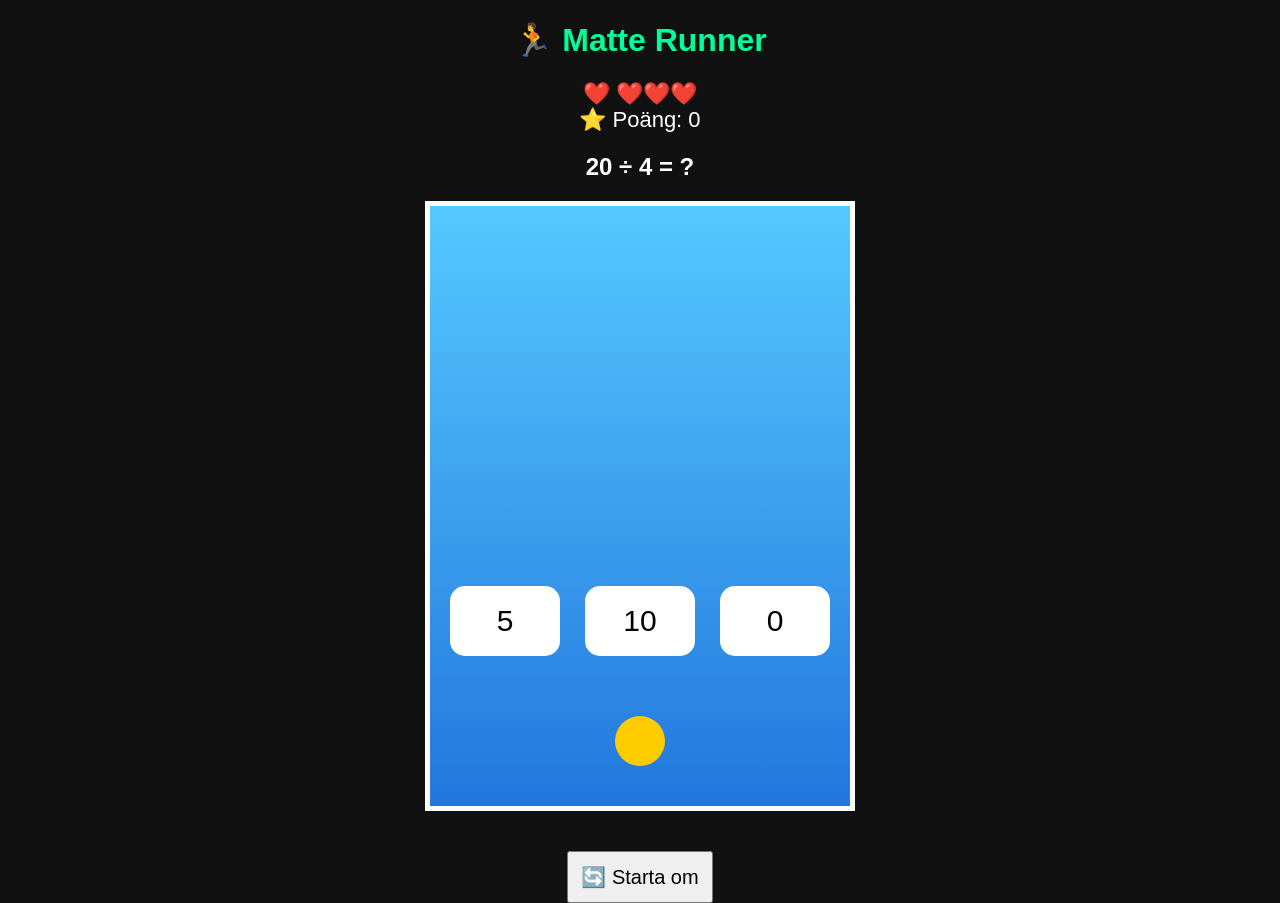
<file: matte sida.html>
<!DOCTYPE html>
<html lang="sv">
<head>
<meta charset="UTF-8">
<title>Matte Runner Del 2</title>

<style>
body{
    margin:0;
    background:#111;
    color:white;
    font-family:Arial;
    text-align:center;
}

h1{
    color:#00ff99;
}

#info{
    font-size:22px;
}

#game{
    width:420px;
    height:600px;
    margin:auto;
    background:linear-gradient(#55c9ff,#2277dd);
    border:5px solid white;
    position:relative;
    overflow:hidden;
}


#player{
    width:50px;
    height:50px;
    background:#ffcc00;
    border-radius:50%;
    position:absolute;
    bottom:40px;
    left:185px;
}


.answer{
    width:110px;
    height:70px;
    background:white;
    color:black;
    position:absolute;
    bottom:150px;
    font-size:30px;
    line-height:70px;
    border-radius:15px;
}


#answer1{
    left:20px;
}

#answer2{
    left:155px;
}

#answer3{
    left:290px;
}


#message{
    height:40px;
    font-size:25px;
}


button{
    padding:12px;
    font-size:20px;
}

</style>

</head>

<body>

<h1>🏃 Matte Runner</h1>

<div id="info">
❤️ <span id="lives">❤️❤️❤️</span>
<br>
⭐ Poäng: <span id="score">0</span>
</div>


<h2 id="question"></h2>


<div id="game">

<div id="player"></div>

<div class="answer" id="answer1"></div>
<div class="answer" id="answer2"></div>
<div class="answer" id="answer3"></div>

</div>


<div id="message"></div>

<button onclick="restart()">🔄 Starta om</button>


<script>

let score=0;
let lives=3;
let correctAnswer=0;


// skapa mattefråga

function newQuestion(){

let a=Math.floor(Math.random()*10)+1;
let b=Math.floor(Math.random()*10)+1;

let type=Math.floor(Math.random()*4);


if(type==0){
    correctAnswer=a*b;
    question.innerHTML=
    a+" × "+b+" = ?";
}


if(type==1){
    correctAnswer=a+b;
    question.innerHTML=
    a+" + "+b+" = ?";
}


if(type==2){

    if(a<b){
        let temp=a;
        a=b;
        b=temp;
    }

    correctAnswer=a-b;

    question.innerHTML=
    a+" - "+b+" = ?";
}


if(type==3){

    correctAnswer=a*b;

    question.innerHTML=
    correctAnswer+" ÷ "+a+" = ?";
    correctAnswer=b;
}



let answers=[
correctAnswer,
correctAnswer+randomNumber(),
correctAnswer-randomNumber()
];


answers.sort(()=>Math.random()-0.5);


answer1.innerHTML=answers[0];
answer2.innerHTML=answers[1];
answer3.innerHTML=answers[2];

}



function randomNumber(){

return Math.floor(Math.random()*10)+1;

}



function move(place){

let positions=[
20,
155,
290
];


player.style.left=positions[place]+"px";


let chosen;


if(place==0)
chosen=answer1.innerHTML;

if(place==1)
chosen=answer2.innerHTML;

if(place==2)
chosen=answer3.innerHTML;



if(Number(chosen)==correctAnswer){

score+=10;

message.innerHTML="✅ Rätt! +10 poäng";
message.style.color="lime";

}

else{

lives--;

message.innerHTML=
"❌ Fel! Rätt svar var: "+correctAnswer;

message.style.color="red";


updateLives();


if(lives<=0){

message.innerHTML=
"💀 Game Over! Poäng: "+score;

}

}


scoreDisplay();

if(lives>0)
newQuestion();

}




function updateLives(){

let text="";

for(let i=0;i<lives;i++){
    text+="❤️";
}

livesDisplay.innerHTML=text;

}



function scoreDisplay(){

scoreDisplay2.innerHTML=score;

}



function restart(){

score=0;
lives=3;

updateLives();

scoreDisplay();

message.innerHTML="";

newQuestion();

}


// kopplingar

let question=document.getElementById("question");
let answer1=document.getElementById("answer1");
let answer2=document.getElementById("answer2");
let answer3=document.getElementById("answer3");

let player=document.getElementById("player");

let message=document.getElementById("message");

let livesDisplay=document.getElementById("lives");

let scoreDisplay2=document.getElementById("score");



document.addEventListener("keydown",function(e){

if(lives<=0)return;


if(e.key=="ArrowLeft")
move(0);


if(e.key=="ArrowDown")
move(1);


if(e.key=="ArrowRight")
move(2);


});


newQuestion();

</script>

</body>
</html>
</file>
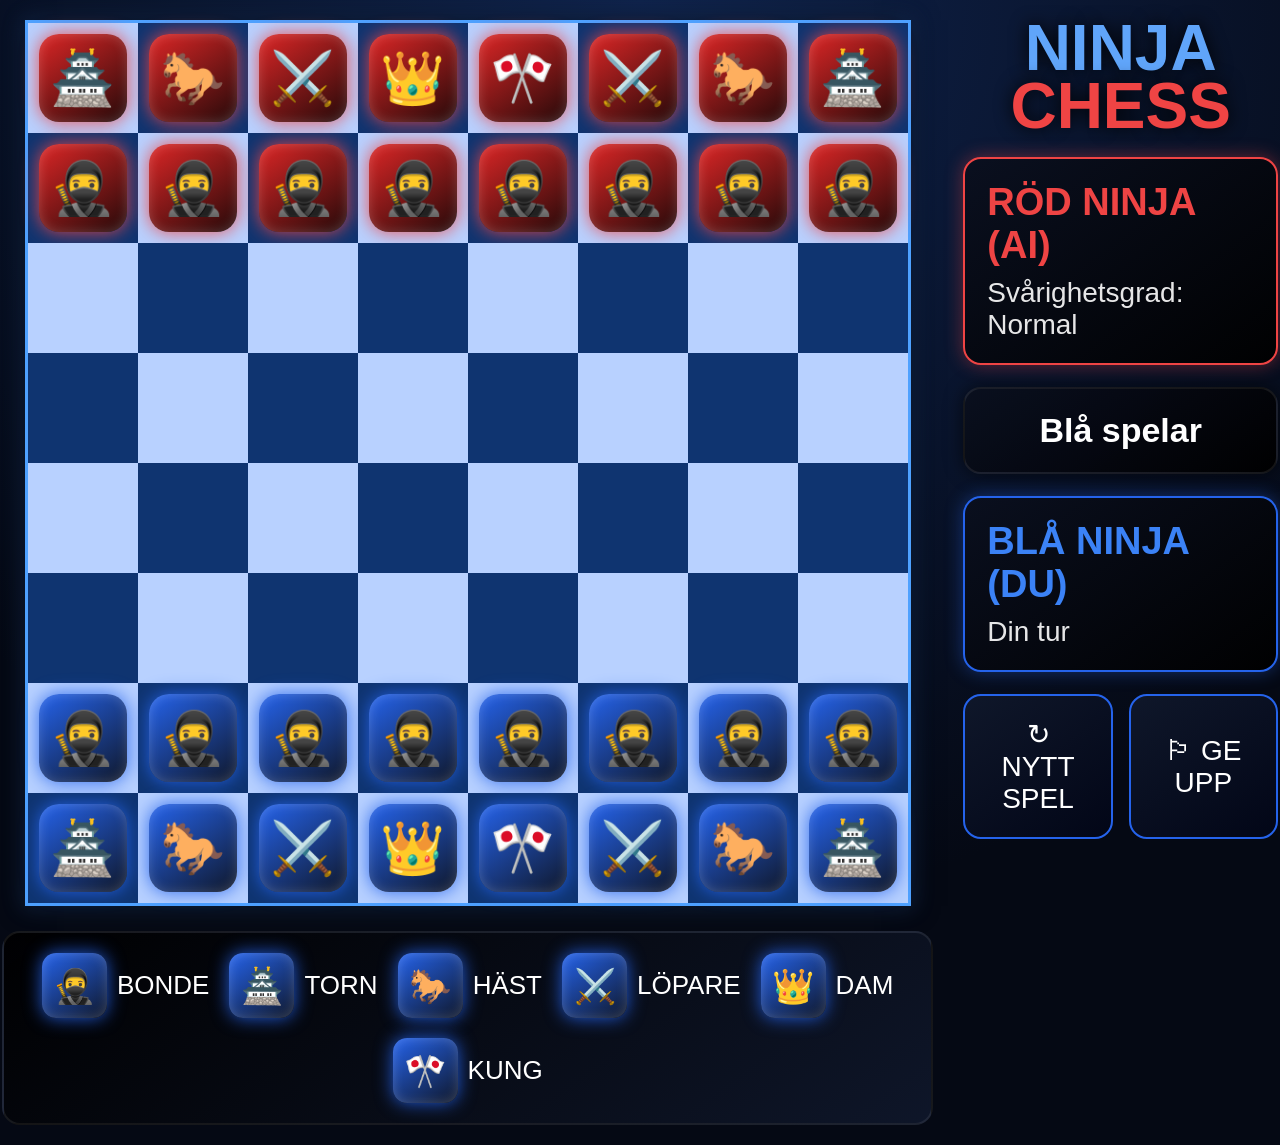
<file: ninja chess.html>
<!DOCTYPE html>
<html lang="sv">
<head>
<meta charset="UTF-8">
<meta name="viewport" content="width=device-width, initial-scale=1.0">
<title>Ninja Chess</title>

<style>

*{
    box-sizing:border-box;
}

body{
    margin:0;
    background:
        radial-gradient(circle at top,#0f234d,#050914 70%);
    font-family:Arial;
    color:white;
    min-height:100vh;
    display:flex;
    justify-content:center;
    align-items:center;
    padding:20px;
}

#game{
    display:flex;
    gap:30px;
}

#left{
    display:flex;
    flex-direction:column;
    align-items:center;
}

#board{
    display:grid;
    grid-template-columns:repeat(8,110px);
    border:3px solid #4ea1ff;
    box-shadow:
        0 0 25px rgba(0,0,0,0.9),
        0 0 20px rgba(59,130,246,0.4);
}

.square{
    width:110px;
    height:110px;
    display:flex;
    align-items:center;
    justify-content:center;
    position:relative;
    cursor:pointer;
}

.light{
    background:#b8d1ff;
}

.dark{
    background:#0f3470;
}

.square:hover{
    filter:brightness(1.08);
}

.selected{
    outline:5px solid yellow;
    z-index:2;
}

.move::after{
    content:"";
    width:24px;
    height:24px;
    border-radius:50%;
    background:rgba(0,255,100,0.7);
    position:absolute;
}

.piece{
    width:88px;
    height:88px;
    border-radius:20px;
    display:flex;
    align-items:center;
    justify-content:center;
    font-size:52px;
    font-weight:bold;
    transition:0.2s;
    user-select:none;
}

.blue{
    background:
        linear-gradient(
            145deg,
            #2563eb,
            #0f172a
        );

    color:#8ec5ff;

    box-shadow:
        inset 0 0 12px rgba(255,255,255,0.2),
        0 0 18px rgba(37,99,235,0.9);
}

.red{
    background:
        linear-gradient(
            145deg,
            #dc2626,
            #240909
        );

    color:#ff8b8b;

    box-shadow:
        inset 0 0 12px rgba(255,255,255,0.2),
        0 0 18px rgba(239,68,68,0.9);
}

#panel{
    width:360px;
    display:flex;
    flex-direction:column;
    gap:22px;
}

.logo{
    text-align:center;
    font-size:64px;
    font-weight:bold;
    line-height:0.9;
    text-shadow:0 0 18px black;
}

.logoBlue{
    color:#60a5fa;
}

.logoRed{
    color:#ef4444;
}

.card{
    background:
        linear-gradient(
            145deg,
            rgba(10,15,30,0.95),
            rgba(0,0,0,0.95)
        );

    border:2px solid rgba(255,255,255,0.08);
    border-radius:18px;
    padding:22px;
    box-shadow:0 0 18px rgba(0,0,0,0.6);
}

.redBorder{
    border-color:#ef4444;
    box-shadow:0 0 18px rgba(239,68,68,0.4);
}

.blueBorder{
    border-color:#2563eb;
    box-shadow:0 0 18px rgba(37,99,235,0.4);
}

.title{
    font-size:38px;
    font-weight:bold;
    margin-bottom:10px;
}

.redText{
    color:#ef4444;
}

.blueText{
    color:#3b82f6;
}

.small{
    font-size:28px;
    opacity:0.9;
}

#status{
    text-align:center;
    font-size:34px;
    font-weight:bold;
}

.buttons{
    display:flex;
    gap:16px;
}

button{
    flex:1;
    background:
        linear-gradient(
            145deg,
            #0f172a,
            #020617
        );

    color:white;
    border:2px solid #2563eb;
    padding:22px;
    border-radius:18px;
    font-size:28px;
    cursor:pointer;
    transition:0.2s;
}

button:hover{
    transform:scale(1.04);
}

#legend{
    margin-top:25px;
    display:flex;
    flex-wrap:wrap;
    justify-content:center;
    gap:20px;
    background:
        linear-gradient(
            145deg,
            rgba(0,0,0,0.9),
            rgba(15,23,42,0.95)
        );

    border-radius:18px;
    padding:20px;
    border:2px solid rgba(255,255,255,0.08);
}

.legendItem{
    display:flex;
    align-items:center;
    gap:10px;
    font-size:26px;
}

.legendPiece{
    width:65px;
    height:65px;
    border-radius:14px;
    display:flex;
    align-items:center;
    justify-content:center;
    font-size:34px;
}

</style>
</head>

<body>

<div id="game">

<div id="left">

<div id="board"></div>

<div id="legend">

<div class="legendItem">
<div class="legendPiece blue">🥷</div>
BONDE
</div>

<div class="legendItem">
<div class="legendPiece blue">🏯</div>
TORN
</div>

<div class="legendItem">
<div class="legendPiece blue">🐎</div>
HÄST
</div>

<div class="legendItem">
<div class="legendPiece blue">⚔️</div>
LÖPARE
</div>

<div class="legendItem">
<div class="legendPiece blue">👑</div>
DAM
</div>

<div class="legendItem">
<div class="legendPiece blue">🎌</div>
KUNG
</div>

</div>

</div>

<div id="panel">

<div class="logo">
<span class="logoBlue">NINJA</span><br>
<span class="logoRed">CHESS</span>
</div>

<div class="card redBorder">
<div class="title redText">
RÖD NINJA (AI)
</div>

<div class="small">
Svårighetsgrad: Normal
</div>
</div>

<div class="card">
<div id="status">
Blå spelar
</div>
</div>

<div class="card blueBorder">
<div class="title blueText">
BLÅ NINJA (DU)
</div>

<div class="small">
Din tur
</div>
</div>

<div class="buttons">
<button onclick="resetGame()">
↻ NYTT SPEL
</button>

<button onclick="giveUp()">
🏳 GE UPP
</button>
</div>

</div>

</div>

<script>

const AI_SPEED = 1800;

const boardElement =
document.getElementById("board");

const statusText =
document.getElementById("status");

const pieces = {

wp:"🥷",
wr:"🏯",
wn:"🐎",
wb:"⚔️",
wq:"👑",
wk:"🎌",

bp:"🥷",
br:"🏯",
bn:"🐎",
bb:"⚔️",
bq:"👑",
bk:"🎌"

};

let board;
let selected;
let turn;
let gameOver;

startGame();

function startGame(){

board = [

["br","bn","bb","bq","bk","bb","bn","br"],
["bp","bp","bp","bp","bp","bp","bp","bp"],
[null,null,null,null,null,null,null,null],
[null,null,null,null,null,null,null,null],
[null,null,null,null,null,null,null,null],
[null,null,null,null,null,null,null,null],
["wp","wp","wp","wp","wp","wp","wp","wp"],
["wr","wn","wb","wq","wk","wb","wn","wr"]

];

selected = null;
turn = "white";
gameOver = false;

drawBoard();
updateStatus();

}

function resetGame(){
startGame();
}

function giveUp(){

gameOver = true;

statusText.textContent =
"Röd ninja vann!";
}

function getColor(piece){

if(!piece) return null;

return piece[0] === "w"
? "white"
: "black";
}

function inside(r,c){

return r>=0 &&
r<8 &&
c>=0 &&
c<8;
}

function copyBoard(b){

return b.map(
row => [...row]
);

}

function findKing(b,color){

const king =
color==="white"
? "wk"
: "bk";

for(let r=0;r<8;r++){
for(let c=0;c<8;c++){

if(b[r][c]===king){
return [r,c];
}

}
}

return null;
}

function isCheck(b,color){

const kingPos =
findKing(b,color);

if(!kingPos) return true;

const enemy =
color==="white"
? "black"
: "white";

for(let r=0;r<8;r++){
for(let c=0;c<8;c++){

const piece = b[r][c];

if(
piece &&
getColor(piece)===enemy
){

const moves =
getRawMoves(b,r,c);

for(let move of moves){

if(
move[0]===kingPos[0] &&
move[1]===kingPos[1]
){
return true;
}

}
}

}
}

return false;
}

function getRawMoves(b,r,c){

const piece = b[r][c];

if(!piece) return [];

const color = getColor(piece);

const enemy =
color==="white"
? "black"
: "white";

const type = piece[1];

const moves = [];

if(type==="p"){

const dir =
color==="white"
? -1
: 1;

const start =
color==="white"
? 6
: 1;

if(
inside(r+dir,c) &&
!b[r+dir][c]
){

moves.push([r+dir,c]);

if(
r===start &&
!b[r+dir*2][c]
){
moves.push([r+dir*2,c]);
}

}

for(let dc of [-1,1]){

let nr = r+dir;
let nc = c+dc;

if(
inside(nr,nc) &&
b[nr][nc] &&
getColor(b[nr][nc])===enemy
){
moves.push([nr,nc]);
}

}

}

if(type==="r" || type==="q"){

const dirs = [
[1,0],[-1,0],
[0,1],[0,-1]
];

for(let [dr,dc] of dirs){

let nr = r+dr;
let nc = c+dc;

while(inside(nr,nc)){

if(!b[nr][nc]){

moves.push([nr,nc]);

}else{

if(
getColor(b[nr][nc])===enemy
){
moves.push([nr,nc]);
}

break;
}

nr += dr;
nc += dc;

}

}

}

if(type==="b" || type==="q"){

const dirs = [
[1,1],[1,-1],
[-1,1],[-1,-1]
];

for(let [dr,dc] of dirs){

let nr = r+dr;
let nc = c+dc;

while(inside(nr,nc)){

if(!b[nr][nc]){

moves.push([nr,nc]);

}else{

if(
getColor(b[nr][nc])===enemy
){
moves.push([nr,nc]);
}

break;
}

nr += dr;
nc += dc;

}

}

}

if(type==="n"){

const jumps = [
[2,1],[2,-1],
[-2,1],[-2,-1],
[1,2],[1,-2],
[-1,2],[-1,-2]
];

for(let [dr,dc] of jumps){

let nr = r+dr;
let nc = c+dc;

if(
inside(nr,nc) &&
(
!b[nr][nc] ||
getColor(b[nr][nc])===enemy
)
){
moves.push([nr,nc]);
}

}

}

if(type==="k"){

const dirs = [
[1,0],[-1,0],
[0,1],[0,-1],
[1,1],[1,-1],
[-1,1],[-1,-1]
];

for(let [dr,dc] of dirs){

let nr = r+dr;
let nc = c+dc;

if(
inside(nr,nc) &&
(
!b[nr][nc] ||
getColor(b[nr][nc])===enemy
)
){
moves.push([nr,nc]);
}

}

}

return moves;
}

function getLegalMoves(b,r,c){

const piece = b[r][c];

if(!piece) return [];

const color =
getColor(piece);

const raw =
getRawMoves(b,r,c);

const legal = [];

for(let move of raw){

const test =
copyBoard(b);

const [tr,tc] = move;

test[tr][tc] =
test[r][c];

test[r][c] = null;

if(!isCheck(test,color)){
legal.push(move);
}

}

return legal;
}

function hasLegalMoves(color){

for(let r=0;r<8;r++){
for(let c=0;c<8;c++){

const piece = board[r][c];

if(
piece &&
getColor(piece)===color
){

const moves =
getLegalMoves(board,r,c);

if(moves.length>0){
return true;
}

}

}
}

return false;
}

function promotePawn(){

for(let c=0;c<8;c++){

if(board[0][c]==="wp"){
board[0][c]="wq";
}

if(board[7][c]==="bp"){
board[7][c]="bq";
}

}

}

function updateStatus(){

const current = turn;

if(isCheck(board,current)){

if(!hasLegalMoves(current)){

gameOver = true;

if(current==="white"){

statusText.textContent =
"SCHACKMATT! Röd vann!";

}else{

statusText.textContent =
"SCHACKMATT! Blå vann!";
}

}else{

statusText.textContent =
"SCHACK!";
}

}else{

if(current==="white"){

statusText.textContent =
"Blå spelar";

}else{

statusText.textContent =
"Röd AI tänker...";
}

}

}

function drawBoard(){

boardElement.innerHTML = "";

for(let r=0;r<8;r++){
for(let c=0;c<8;c++){

const square =
document.createElement("div");

square.className =
"square " +
(
(r+c)%2===0
? "light"
: "dark"
);

if(
selected &&
selected[0]===r &&
selected[1]===c
){
square.classList.add(
"selected"
);
}

if(selected){

const moves =
getLegalMoves(
board,
selected[0],
selected[1]
);

for(let move of moves){

if(
move[0]===r &&
move[1]===c
){
square.classList.add(
"move"
);
}

}

}

const piece =
board[r][c];

if(piece){

const div =
document.createElement("div");

div.className =
"piece " +
(
piece[0]==="w"
? "blue"
: "red"
);

div.textContent =
pieces[piece];

square.appendChild(div);

}

square.onclick =
()=>clickSquare(r,c);

boardElement.appendChild(square);

}
}

}

function movePiece(fr,fc,tr,tc){

board[tr][tc] =
board[fr][fc];

board[fr][fc] =
null;

promotePawn();

selected = null;

turn =
turn==="white"
? "black"
: "white";

drawBoard();

updateStatus();

if(
!gameOver &&
turn==="black"
){

setTimeout(
aiMove,
AI_SPEED
);

}

}

function clickSquare(r,c){

if(gameOver) return;

if(turn!=="white") return;

const piece =
board[r][c];

if(selected){

const [sr,sc] =
selected;

const moves =
getLegalMoves(
board,
sr,
sc
);

const valid =
moves.find(
m =>
m[0]===r &&
m[1]===c
);

if(valid){

movePiece(
sr,
sc,
r,
c
);

return;
}

}

if(
piece &&
getColor(piece)==="white"
){

selected = [r,c];

}else{

selected = null;
}

drawBoard();
}

function aiMove(){

if(gameOver) return;

const allMoves = [];

for(let r=0;r<8;r++){
for(let c=0;c<8;c++){

const piece =
board[r][c];

if(
piece &&
getColor(piece)==="black"
){

const moves =
getLegalMoves(
board,
r,
c
);

for(let move of moves){

allMoves.push({
from:[r,c],
to:move
});

}

}

}
}

if(allMoves.length===0){

updateStatus();

return;
}

const move =
allMoves[
Math.floor(
Math.random()*
allMoves.length
)
];

const [fr,fc] =
move.from;

const [tr,tc] =
move.to;

movePiece(
fr,
fc,
tr,
tc
);

}

</script>

</body>
</html>
</file>
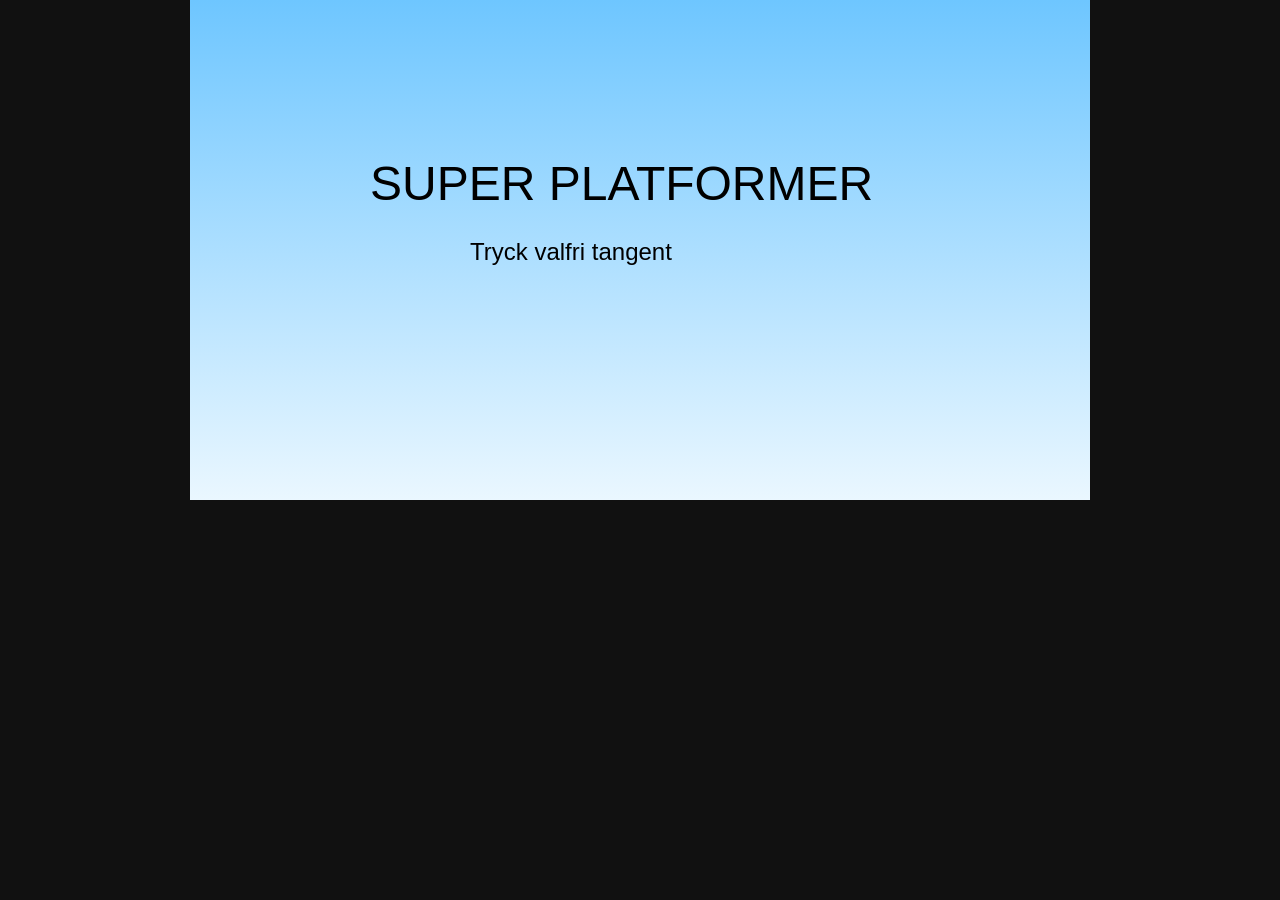
<file: platformer deluxe spel.html>
<!DOCTYPE html>
<html>
<head>
<meta charset="UTF-8">
<title>Super Platformer Deluxe</title>

<style>
body{
  margin:0;
  overflow:hidden;
  background:#111;
  font-family:Arial;
}

canvas{
  display:block;
  margin:auto;
  background:linear-gradient(#6ec6ff,#eaf7ff);
}
</style>
</head>

<body>

<canvas id="game" width="900" height="500"></canvas>

<script>

const c = document.getElementById("game");
const ctx = c.getContext("2d");

// =====================================
// AUDIO
// =====================================

const audioCtx = new (window.AudioContext || window.webkitAudioContext)();

function beep(freq,time,type="sine"){

  const o = audioCtx.createOscillator();
  const g = audioCtx.createGain();

  o.type = type;
  o.frequency.value = freq;

  o.connect(g);
  g.connect(audioCtx.destination);

  o.start();

  g.gain.setValueAtTime(0.2,audioCtx.currentTime);
  g.gain.exponentialRampToValueAtTime(
    0.001,
    audioCtx.currentTime + time
  );

  o.stop(audioCtx.currentTime + time);
}

const SFX = {

  jump: ()=>beep(300,0.1),

  coin: ()=>beep(800,0.1),

  hit: ()=>beep(120,0.2,"square")
};

function victorySound(){

  beep(523,0.1);

  setTimeout(()=>{
    beep(659,0.1);
  },100);

  setTimeout(()=>{
    beep(784,0.2);
  },200);
}

// =====================================
// GAME STATE
// =====================================

let gameState = "menu";

let currentLevel = 1;

let levelComplete = false;

let nextLevelTimer = 0;

let cameraX = 0;

const gravity = 0.8;

const keys = {};

document.addEventListener("keydown", e=>{

  keys[e.code] = true;

  if(gameState === "menu"){
    gameState = "play";
  }
});

document.addEventListener("keyup", e=>{
  keys[e.code] = false;
});

// =====================================
// PLAYER
// =====================================

const player = {

  x:50,
  y:300,

  w:30,
  h:30,

  vx:0,
  vy:0,

  jumping:false,
  doubleJump:false,

  coins:0,

  spawnX:50,
  spawnY:300,

  prevY:300
};

// =====================================
// LEVEL
// =====================================

let level = {};

function generateLevel(num){

  levelComplete = false;

  nextLevelTimer = 300;

  level = {

    platforms:[
      {x:0,y:450,w:3500,h:50}
    ],

    coins:[],

    enemies:[],

    flag:{
      x:2600,
      y:250,
      w:20,
      h:200
    }
  };

  // platforms
  for(let i=0;i<12;i++){

    const px = 250 + i*200;

    const py = 180 + Math.random()*220;

    level.platforms.push({

      x:px,
      y:py,
      w:100 + Math.random()*80,
      h:20
    });

    // coin
    level.coins.push({

      x:px + 40,
      y:py - 40,
      got:false
    });
  }

  // enemies
  for(let i=0;i<3+num;i++){

    const size = 20 + Math.random()*30;

    level.enemies.push({

      x:500 + i*300,
      y:420,

      w:size,
      h:size,

      vx:1 + Math.random()*2,

      dead:false,

      color:`hsl(${Math.random()*360},70%,50%)`
    });
  }

  player.x = 50;
  player.y = 300;
}

generateLevel(currentLevel);

// =====================================
// BIRDS
// =====================================

const birds = [];

for(let i=0;i<5;i++){

  birds.push({

    x:Math.random()*3000,
    y:50 + Math.random()*120,

    speed:1 + Math.random()*2,

    flap:0
  });
}

// =====================================
// RAIN
// =====================================

const rain = [];

for(let i=0;i<120;i++){

  rain.push({

    x:Math.random()*3500,
    y:Math.random()*500,

    speed:4 + Math.random()*4
  });
}

// =====================================
// CONFETTI
// =====================================

const confetti = [];

// =====================================
// COLLISION
// =====================================

function hit(a,b){

  return (
    a.x < b.x+b.w &&
    a.x+a.w > b.x &&
    a.y < b.y+b.h &&
    a.y+a.h > b.y
  );
}

// =====================================
// RESPAWN
// =====================================

function respawn(){

  player.x = player.spawnX;
  player.y = player.spawnY;

  player.vx = 0;
  player.vy = 0;

  SFX.hit();
}

// =====================================
// UPDATE
// =====================================

function update(){

  if(gameState !== "play") return;

  player.prevY = player.y;

  // movement
  if(keys["ArrowLeft"]){

    player.vx = -5;

  }else if(keys["ArrowRight"]){

    player.vx = 5;

  }else{

    player.vx = 0;
  }

  // jump
  if(keys["ArrowUp"]){

    if(!player.jumping){

      player.vy = -14;

      player.jumping = true;

      player.doubleJump = true;

      SFX.jump();

    }else if(player.doubleJump){

      player.vy = -12;

      player.doubleJump = false;

      SFX.jump();
    }

    keys["ArrowUp"] = false;
  }

  player.vy += gravity;

  player.x += player.vx;
  player.y += player.vy;

  // platforms
  player.jumping = true;

  for(let p of level.platforms){

    if(hit(player,p)){

      if(player.vy > 0){

        player.y = p.y - player.h;

        player.vy = 0;

        player.jumping = false;
      }
    }
  }

  // coins
  for(let c0 of level.coins){

    if(!c0.got &&
       hit(player,{
         x:c0.x,
         y:c0.y,
         w:20,
         h:20
       })){

      c0.got = true;

      player.coins++;

      SFX.coin();
    }
  }

  // enemies
  for(let e of level.enemies){

    if(e.dead) continue;

    e.x += e.vx;

    if(e.x < 0 || e.x > 3300){

      e.vx *= -1;
    }

    if(hit(player,e)){

      const stomp =
        player.vy > 0 &&
        player.y + player.h - 10 < e.y;

      if(stomp){

        e.dead = true;

        player.vy = -10;

        player.coins++;

        SFX.coin();

      }else{

        respawn();
      }
    }
  }

  // flag
  if(!levelComplete && hit(player,level.flag)){

    levelComplete = true;

    victorySound();

    // confetti
    for(let i=0;i<150;i++){

      confetti.push({

        x:player.x,
        y:player.y,

        vx:-5 + Math.random()*10,
        vy:-10 + Math.random()*5,

        size:4 + Math.random()*6,

        color:`hsl(${Math.random()*360},100%,50%)`
      });
    }
  }

  // next level
  if(levelComplete){

    nextLevelTimer--;

    if(nextLevelTimer <= 0){

      currentLevel++;

      generateLevel(currentLevel);
    }
  }

  // confetti physics
  for(let p of confetti){

    p.x += p.vx;
    p.y += p.vy;

    p.vy += 0.3;
  }

  // birds
  for(let b of birds){

    b.x += b.speed;

    b.flap += 0.2;

    if(b.x > cameraX + 1200){

      b.x = cameraX - 200;
    }
  }

  // rain
  for(let r of rain){

    r.y += r.speed;

    if(r.y > 500){

      r.y = 0;

      r.x = cameraX + Math.random()*900;
    }
  }

  // fall
  if(player.y > 700){

    respawn();
  }

  // camera
  cameraX = player.x - 250;
}

// =====================================
// DRAW
// =====================================

function draw(){

  ctx.clearRect(0,0,c.width,c.height);

  // menu
  if(gameState === "menu"){

    ctx.fillStyle = "black";

    ctx.font = "48px Arial";

    ctx.fillText("SUPER PLATFORMER",180,200);

    ctx.font = "24px Arial";

    ctx.fillText(
      "Tryck valfri tangent",
      280,
      260
    );

    return;
  }

  ctx.save();

  ctx.translate(-cameraX,0);

  // sky
  ctx.fillStyle = "#bfe9ff";
  ctx.fillRect(cameraX,0,900,500);

  // platforms
  for(let p of level.platforms){

    ctx.fillStyle = "#8B5A2B";
    ctx.fillRect(p.x,p.y,p.w,p.h);

    ctx.fillStyle = "#3CB043";
    ctx.fillRect(p.x,p.y,p.w,5);
  }

  // coins
  for(let c0 of level.coins){

    if(!c0.got){

      ctx.fillStyle = "gold";

      ctx.beginPath();

      ctx.arc(c0.x,c0.y,8,0,Math.PI*2);

      ctx.fill();
    }
  }

  // enemies
  for(let e of level.enemies){

    if(e.dead) continue;

    ctx.fillStyle = e.color;

    ctx.beginPath();

    ctx.roundRect(e.x,e.y,e.w,e.h,8);

    ctx.fill();

    // eyes
    ctx.fillStyle = "white";

    ctx.fillRect(e.x+5,e.y+6,5,5);

    ctx.fillRect(
      e.x+e.w-10,
      e.y+6,
      5,
      5
    );
  }

  // player
  ctx.fillStyle = "#ff0000";
  ctx.fillRect(
    player.x,
    player.y,
    player.w,
    player.h
  );

  // blue pants
  ctx.fillStyle = "#0033cc";
  ctx.fillRect(
    player.x,
    player.y+20,
    player.w,
    10
  );

  // birds
  for(let b of birds){

    ctx.strokeStyle = "black";

    ctx.beginPath();

    ctx.moveTo(b.x,b.y);

    ctx.lineTo(
      b.x-10,
      b.y + 5*Math.sin(b.flap)
    );

    ctx.lineTo(
      b.x+10,
      b.y + 5*Math.sin(b.flap)
    );

    ctx.stroke();
  }

  // rain
  ctx.strokeStyle = "rgba(0,0,255,0.3)";

  for(let r of rain){

    ctx.beginPath();

    ctx.moveTo(r.x,r.y);

    ctx.lineTo(r.x+2,r.y+10);

    ctx.stroke();
  }

  // flag
  ctx.fillStyle = "#999";

  ctx.fillRect(
    level.flag.x,
    level.flag.y,
    8,
    level.flag.h
  );

  ctx.fillStyle = "red";

  ctx.beginPath();

  ctx.moveTo(level.flag.x+8,level.flag.y);

  ctx.lineTo(level.flag.x+60,level.flag.y+20);

  ctx.lineTo(level.flag.x+8,level.flag.y+40);

  ctx.fill();

  // confetti
  for(let p of confetti){

    ctx.fillStyle = p.color;

    ctx.fillRect(
      p.x,
      p.y,
      p.size,
      p.size
    );
  }

  ctx.restore();

  // UI
  ctx.fillStyle = "black";

  ctx.font = "22px Arial";

  ctx.fillText(
    "Coins: " + player.coins,
    20,
    30
  );

  ctx.fillText(
    "Level: " + currentLevel,
    20,
    60
  );

  // countdown
  if(levelComplete){

    ctx.font = "40px Arial";

    ctx.fillText(
      "NEXT LEVEL IN: " +
      Math.ceil(nextLevelTimer/60),
      220,
      200
    );
  }
}

// =====================================
// LOOP
// =====================================

function loop(){

  update();

  draw();

  requestAnimationFrame(loop);
}

loop();

</script>

</body>
</html>
</file>
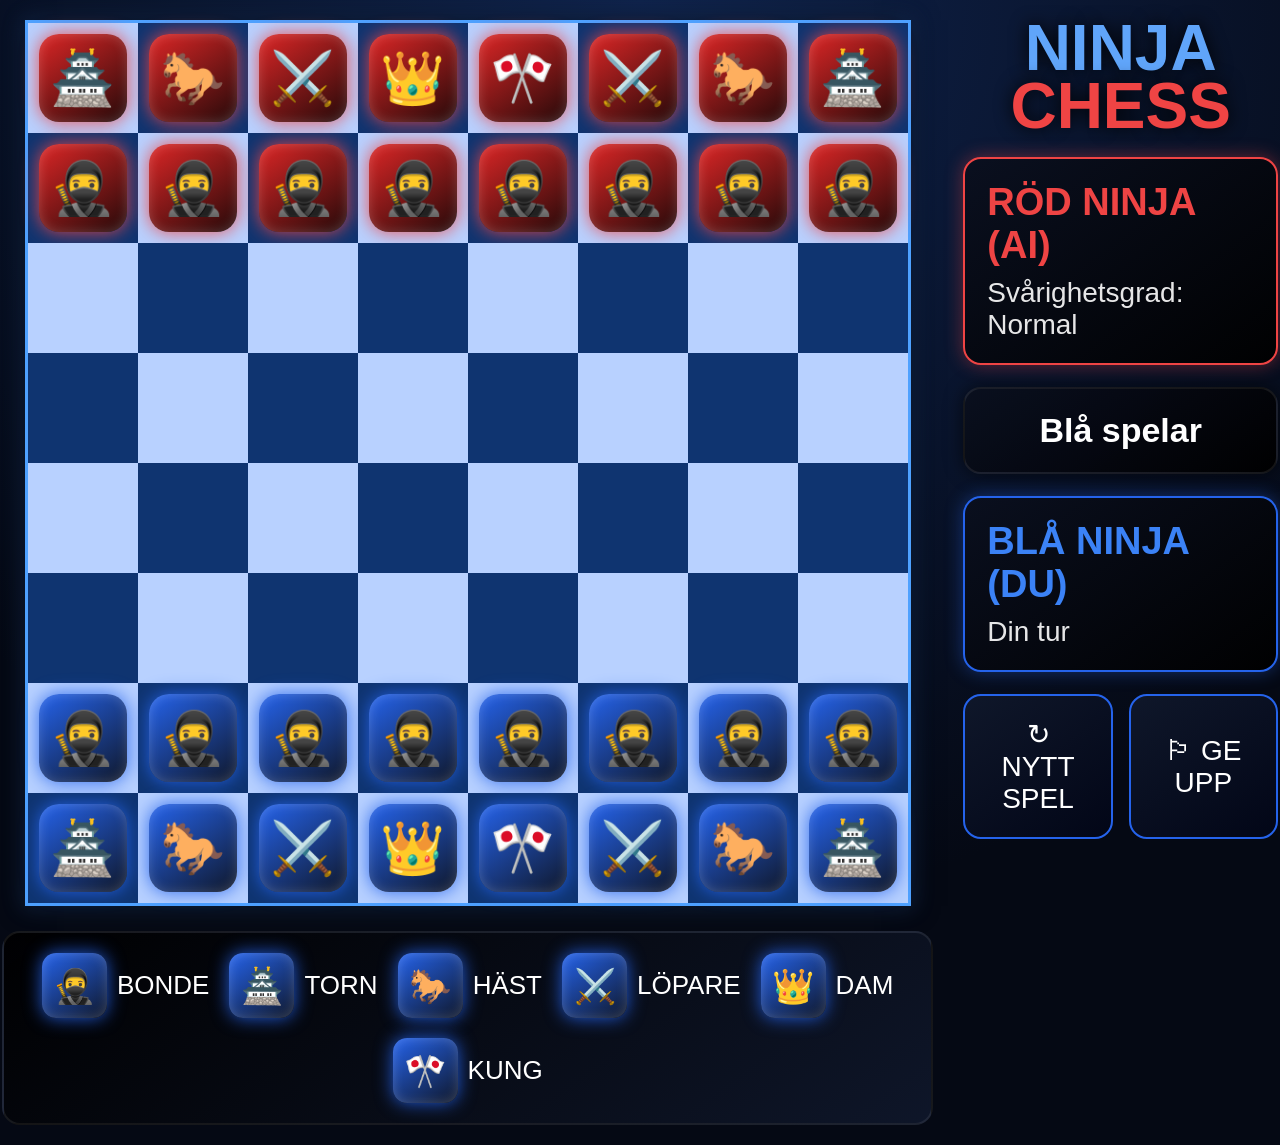
<file: preview-50.html>
<!DOCTYPE html>
<html lang="sv">
<head>
<meta charset="UTF-8">
<meta name="viewport" content="width=device-width, initial-scale=1.0">
<title>Ninja Chess</title>

<style>

*{
    box-sizing:border-box;
}

body{
    margin:0;
    background:
        radial-gradient(circle at top,#0f234d,#050914 70%);
    font-family:Arial;
    color:white;
    min-height:100vh;
    display:flex;
    justify-content:center;
    align-items:center;
    padding:20px;
}

#game{
    display:flex;
    gap:30px;
}

#left{
    display:flex;
    flex-direction:column;
    align-items:center;
}

#board{
    display:grid;
    grid-template-columns:repeat(8,110px);
    border:3px solid #4ea1ff;
    box-shadow:
        0 0 25px rgba(0,0,0,0.9),
        0 0 20px rgba(59,130,246,0.4);
}

.square{
    width:110px;
    height:110px;
    display:flex;
    align-items:center;
    justify-content:center;
    position:relative;
    cursor:pointer;
}

.light{
    background:#b8d1ff;
}

.dark{
    background:#0f3470;
}

.square:hover{
    filter:brightness(1.08);
}

.selected{
    outline:5px solid yellow;
    z-index:2;
}

.move::after{
    content:"";
    width:24px;
    height:24px;
    border-radius:50%;
    background:rgba(0,255,100,0.7);
    position:absolute;
}

.piece{
    width:88px;
    height:88px;
    border-radius:20px;
    display:flex;
    align-items:center;
    justify-content:center;
    font-size:52px;
    font-weight:bold;
    transition:0.2s;
    user-select:none;
}

.blue{
    background:
        linear-gradient(
            145deg,
            #2563eb,
            #0f172a
        );

    color:#8ec5ff;

    box-shadow:
        inset 0 0 12px rgba(255,255,255,0.2),
        0 0 18px rgba(37,99,235,0.9);
}

.red{
    background:
        linear-gradient(
            145deg,
            #dc2626,
            #240909
        );

    color:#ff8b8b;

    box-shadow:
        inset 0 0 12px rgba(255,255,255,0.2),
        0 0 18px rgba(239,68,68,0.9);
}

#panel{
    width:360px;
    display:flex;
    flex-direction:column;
    gap:22px;
}

.logo{
    text-align:center;
    font-size:64px;
    font-weight:bold;
    line-height:0.9;
    text-shadow:0 0 18px black;
}

.logoBlue{
    color:#60a5fa;
}

.logoRed{
    color:#ef4444;
}

.card{
    background:
        linear-gradient(
            145deg,
            rgba(10,15,30,0.95),
            rgba(0,0,0,0.95)
        );

    border:2px solid rgba(255,255,255,0.08);
    border-radius:18px;
    padding:22px;
    box-shadow:0 0 18px rgba(0,0,0,0.6);
}

.redBorder{
    border-color:#ef4444;
    box-shadow:0 0 18px rgba(239,68,68,0.4);
}

.blueBorder{
    border-color:#2563eb;
    box-shadow:0 0 18px rgba(37,99,235,0.4);
}

.title{
    font-size:38px;
    font-weight:bold;
    margin-bottom:10px;
}

.redText{
    color:#ef4444;
}

.blueText{
    color:#3b82f6;
}

.small{
    font-size:28px;
    opacity:0.9;
}

#status{
    text-align:center;
    font-size:34px;
    font-weight:bold;
}

.buttons{
    display:flex;
    gap:16px;
}

button{
    flex:1;
    background:
        linear-gradient(
            145deg,
            #0f172a,
            #020617
        );

    color:white;
    border:2px solid #2563eb;
    padding:22px;
    border-radius:18px;
    font-size:28px;
    cursor:pointer;
    transition:0.2s;
}

button:hover{
    transform:scale(1.04);
}

#legend{
    margin-top:25px;
    display:flex;
    flex-wrap:wrap;
    justify-content:center;
    gap:20px;
    background:
        linear-gradient(
            145deg,
            rgba(0,0,0,0.9),
            rgba(15,23,42,0.95)
        );

    border-radius:18px;
    padding:20px;
    border:2px solid rgba(255,255,255,0.08);
}

.legendItem{
    display:flex;
    align-items:center;
    gap:10px;
    font-size:26px;
}

.legendPiece{
    width:65px;
    height:65px;
    border-radius:14px;
    display:flex;
    align-items:center;
    justify-content:center;
    font-size:34px;
}

</style>
</head>

<body>

<div id="game">

<div id="left">

<div id="board"></div>

<div id="legend">

<div class="legendItem">
<div class="legendPiece blue">🥷</div>
BONDE
</div>

<div class="legendItem">
<div class="legendPiece blue">🏯</div>
TORN
</div>

<div class="legendItem">
<div class="legendPiece blue">🐎</div>
HÄST
</div>

<div class="legendItem">
<div class="legendPiece blue">⚔️</div>
LÖPARE
</div>

<div class="legendItem">
<div class="legendPiece blue">👑</div>
DAM
</div>

<div class="legendItem">
<div class="legendPiece blue">🎌</div>
KUNG
</div>

</div>

</div>

<div id="panel">

<div class="logo">
<span class="logoBlue">NINJA</span><br>
<span class="logoRed">CHESS</span>
</div>

<div class="card redBorder">
<div class="title redText">
RÖD NINJA (AI)
</div>

<div class="small">
Svårighetsgrad: Normal
</div>
</div>

<div class="card">
<div id="status">
Blå spelar
</div>
</div>

<div class="card blueBorder">
<div class="title blueText">
BLÅ NINJA (DU)
</div>

<div class="small">
Din tur
</div>
</div>

<div class="buttons">
<button onclick="resetGame()">
↻ NYTT SPEL
</button>

<button onclick="giveUp()">
🏳 GE UPP
</button>
</div>

</div>

</div>

<script>

const AI_SPEED = 1800;

const boardElement =
document.getElementById("board");

const statusText =
document.getElementById("status");

const pieces = {

wp:"🥷",
wr:"🏯",
wn:"🐎",
wb:"⚔️",
wq:"👑",
wk:"🎌",

bp:"🥷",
br:"🏯",
bn:"🐎",
bb:"⚔️",
bq:"👑",
bk:"🎌"

};

let board;
let selected;
let turn;
let gameOver;

startGame();

function startGame(){

board = [

["br","bn","bb","bq","bk","bb","bn","br"],
["bp","bp","bp","bp","bp","bp","bp","bp"],
[null,null,null,null,null,null,null,null],
[null,null,null,null,null,null,null,null],
[null,null,null,null,null,null,null,null],
[null,null,null,null,null,null,null,null],
["wp","wp","wp","wp","wp","wp","wp","wp"],
["wr","wn","wb","wq","wk","wb","wn","wr"]

];

selected = null;
turn = "white";
gameOver = false;

drawBoard();
updateStatus();

}

function resetGame(){
startGame();
}

function giveUp(){

gameOver = true;

statusText.textContent =
"Röd ninja vann!";
}

function getColor(piece){

if(!piece) return null;

return piece[0] === "w"
? "white"
: "black";
}

function inside(r,c){

return r>=0 &&
r<8 &&
c>=0 &&
c<8;
}

function copyBoard(b){

return b.map(
row => [...row]
);

}

function findKing(b,color){

const king =
color==="white"
? "wk"
: "bk";

for(let r=0;r<8;r++){
for(let c=0;c<8;c++){

if(b[r][c]===king){
return [r,c];
}

}
}

return null;
}

function isCheck(b,color){

const kingPos =
findKing(b,color);

if(!kingPos) return true;

const enemy =
color==="white"
? "black"
: "white";

for(let r=0;r<8;r++){
for(let c=0;c<8;c++){

const piece = b[r][c];

if(
piece &&
getColor(piece)===enemy
){

const moves =
getRawMoves(b,r,c);

for(let move of moves){

if(
move[0]===kingPos[0] &&
move[1]===kingPos[1]
){
return true;
}

}
}

}
}

return false;
}

function getRawMoves(b,r,c){

const piece = b[r][c];

if(!piece) return [];

const color = getColor(piece);

const enemy =
color==="white"
? "black"
: "white";

const type = piece[1];

const moves = [];

if(type==="p"){

const dir =
color==="white"
? -1
: 1;

const start =
color==="white"
? 6
: 1;

if(
inside(r+dir,c) &&
!b[r+dir][c]
){

moves.push([r+dir,c]);

if(
r===start &&
!b[r+dir*2][c]
){
moves.push([r+dir*2,c]);
}

}

for(let dc of [-1,1]){

let nr = r+dir;
let nc = c+dc;

if(
inside(nr,nc) &&
b[nr][nc] &&
getColor(b[nr][nc])===enemy
){
moves.push([nr,nc]);
}

}

}

if(type==="r" || type==="q"){

const dirs = [
[1,0],[-1,0],
[0,1],[0,-1]
];

for(let [dr,dc] of dirs){

let nr = r+dr;
let nc = c+dc;

while(inside(nr,nc)){

if(!b[nr][nc]){

moves.push([nr,nc]);

}else{

if(
getColor(b[nr][nc])===enemy
){
moves.push([nr,nc]);
}

break;
}

nr += dr;
nc += dc;

}

}

}

if(type==="b" || type==="q"){

const dirs = [
[1,1],[1,-1],
[-1,1],[-1,-1]
];

for(let [dr,dc] of dirs){

let nr = r+dr;
let nc = c+dc;

while(inside(nr,nc)){

if(!b[nr][nc]){

moves.push([nr,nc]);

}else{

if(
getColor(b[nr][nc])===enemy
){
moves.push([nr,nc]);
}

break;
}

nr += dr;
nc += dc;

}

}

}

if(type==="n"){

const jumps = [
[2,1],[2,-1],
[-2,1],[-2,-1],
[1,2],[1,-2],
[-1,2],[-1,-2]
];

for(let [dr,dc] of jumps){

let nr = r+dr;
let nc = c+dc;

if(
inside(nr,nc) &&
(
!b[nr][nc] ||
getColor(b[nr][nc])===enemy
)
){
moves.push([nr,nc]);
}

}

}

if(type==="k"){

const dirs = [
[1,0],[-1,0],
[0,1],[0,-1],
[1,1],[1,-1],
[-1,1],[-1,-1]
];

for(let [dr,dc] of dirs){

let nr = r+dr;
let nc = c+dc;

if(
inside(nr,nc) &&
(
!b[nr][nc] ||
getColor(b[nr][nc])===enemy
)
){
moves.push([nr,nc]);
}

}

}

return moves;
}

function getLegalMoves(b,r,c){

const piece = b[r][c];

if(!piece) return [];

const color =
getColor(piece);

const raw =
getRawMoves(b,r,c);

const legal = [];

for(let move of raw){

const test =
copyBoard(b);

const [tr,tc] = move;

test[tr][tc] =
test[r][c];

test[r][c] = null;

if(!isCheck(test,color)){
legal.push(move);
}

}

return legal;
}

function hasLegalMoves(color){

for(let r=0;r<8;r++){
for(let c=0;c<8;c++){

const piece = board[r][c];

if(
piece &&
getColor(piece)===color
){

const moves =
getLegalMoves(board,r,c);

if(moves.length>0){
return true;
}

}

}
}

return false;
}

function promotePawn(){

for(let c=0;c<8;c++){

if(board[0][c]==="wp"){
board[0][c]="wq";
}

if(board[7][c]==="bp"){
board[7][c]="bq";
}

}

}

function updateStatus(){

const current = turn;

if(isCheck(board,current)){

if(!hasLegalMoves(current)){

gameOver = true;

if(current==="white"){

statusText.textContent =
"SCHACKMATT! Röd vann!";

}else{

statusText.textContent =
"SCHACKMATT! Blå vann!";
}

}else{

statusText.textContent =
"SCHACK!";
}

}else{

if(current==="white"){

statusText.textContent =
"Blå spelar";

}else{

statusText.textContent =
"Röd AI tänker...";
}

}

}

function drawBoard(){

boardElement.innerHTML = "";

for(let r=0;r<8;r++){
for(let c=0;c<8;c++){

const square =
document.createElement("div");

square.className =
"square " +
(
(r+c)%2===0
? "light"
: "dark"
);

if(
selected &&
selected[0]===r &&
selected[1]===c
){
square.classList.add(
"selected"
);
}

if(selected){

const moves =
getLegalMoves(
board,
selected[0],
selected[1]
);

for(let move of moves){

if(
move[0]===r &&
move[1]===c
){
square.classList.add(
"move"
);
}

}

}

const piece =
board[r][c];

if(piece){

const div =
document.createElement("div");

div.className =
"piece " +
(
piece[0]==="w"
? "blue"
: "red"
);

div.textContent =
pieces[piece];

square.appendChild(div);

}

square.onclick =
()=>clickSquare(r,c);

boardElement.appendChild(square);

}
}

}

function movePiece(fr,fc,tr,tc){

board[tr][tc] =
board[fr][fc];

board[fr][fc] =
null;

promotePawn();

selected = null;

turn =
turn==="white"
? "black"
: "white";

drawBoard();

updateStatus();

if(
!gameOver &&
turn==="black"
){

setTimeout(
aiMove,
AI_SPEED
);

}

}

function clickSquare(r,c){

if(gameOver) return;

if(turn!=="white") return;

const piece =
board[r][c];

if(selected){

const [sr,sc] =
selected;

const moves =
getLegalMoves(
board,
sr,
sc
);

const valid =
moves.find(
m =>
m[0]===r &&
m[1]===c
);

if(valid){

movePiece(
sr,
sc,
r,
c
);

return;
}

}

if(
piece &&
getColor(piece)==="white"
){

selected = [r,c];

}else{

selected = null;
}

drawBoard();
}

function aiMove(){

if(gameOver) return;

const allMoves = [];

for(let r=0;r<8;r++){
for(let c=0;c<8;c++){

const piece =
board[r][c];

if(
piece &&
getColor(piece)==="black"
){

const moves =
getLegalMoves(
board,
r,
c
);

for(let move of moves){

allMoves.push({
from:[r,c],
to:move
});

}

}

}
}

if(allMoves.length===0){

updateStatus();

return;
}

const move =
allMoves[
Math.floor(
Math.random()*
allMoves.length
)
];

const [fr,fc] =
move.from;

const [tr,tc] =
move.to;

movePiece(
fr,
fc,
tr,
tc
);

}

</script>

</body>
</html>
</file>
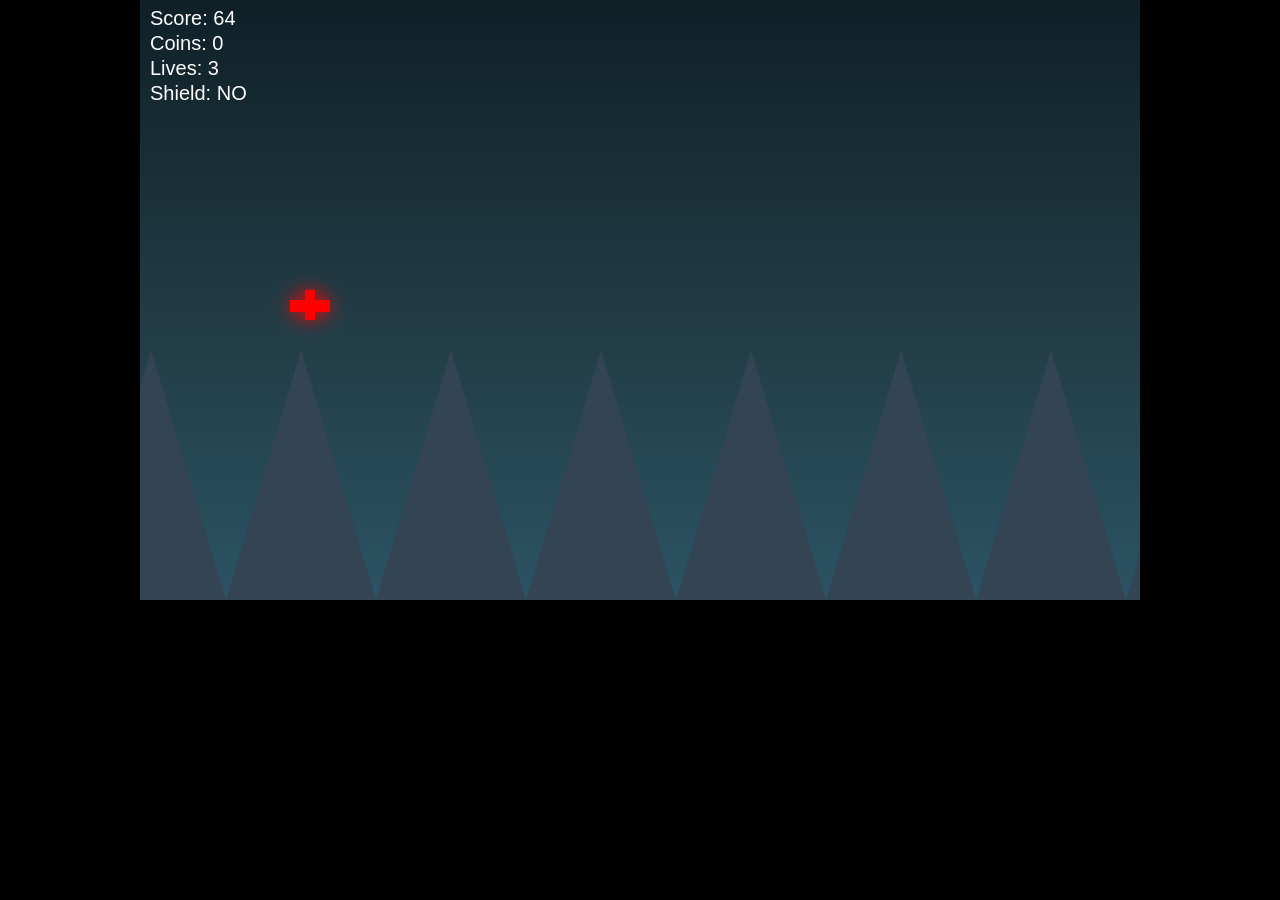
<file: preview-73.html>
<!DOCTYPE html>
<html lang="sv">
<head>
<meta charset="UTF-8">
<meta name="viewport" content="width=device-width,initial-scale=1">
<title>Skyways Deluxe</title>

<style>
body{
    margin:0;
    overflow:hidden;
    background:black;
    font-family:Arial,sans-serif;
}

canvas{
    display:block;
    margin:auto;
}

#shop{
    position:absolute;
    top:50px;
    left:10px;
    background:white;
    padding:10px;
    border-radius:10px;
    display:none;
    z-index:10;
}

button{
    width:180px;
    margin:4px;
}
</style>
</head>

<body>

<div id="shop">
<h3>SHOP</h3>

<button onclick="buySpeed()">💨 Speed +1 (10)</button><br>
<button onclick="buyLife()">❤️ Life (25)</button><br>
<button onclick="buyShield()">🛡 Shield (30)</button><br>
<button onclick="buyMultiplier()">💰 x2 Coins (50)</button><br>
<button onclick="buyTurbo()">🚀 Turbo (75)</button><br>

<p>Tryck M för att stänga</p>
</div>

<canvas id="game" width="1000" height="600"></canvas>

<script>

const canvas = document.getElementById("game");
const ctx = canvas.getContext("2d");

let keys = {};

let score = 0;
let coins = 0;

let shopOpen = false;

let player = {
    x:150,
    y:300,
    speed:5,
    lives:3,
    shield:false,
    multiplier:1,
    turbo:false
};

let clouds = [];
let coinDrops = [];

document.addEventListener("keydown",e=>{

    keys[e.key]=true;

    if(e.key==="m" || e.key==="M"){

        shopOpen=!shopOpen;

        document.getElementById("shop").style.display=
        shopOpen ? "block":"none";
    }
});

document.addEventListener("keyup",e=>{
    keys[e.key]=false;
});

function buySpeed(){

    if(coins>=10){
        coins-=10;
        player.speed++;
    }
}

function buyLife(){

    if(coins>=25){
        coins-=25;
        player.lives++;
    }
}

function buyShield(){

    if(coins>=30){
        coins-=30;
        player.shield=true;
    }
}

function buyMultiplier(){

    if(coins>=50){
        coins-=50;
        player.multiplier=2;
    }
}

function buyTurbo(){

    if(coins>=75){
        coins-=75;
        player.turbo=true;
    }
}

function spawnCloud(){

    clouds.push({
        x:canvas.width+50,
        y:Math.random()*550,
        speed:4+Math.random()*3
    });
}

function spawnCoin(){

    coinDrops.push({
        x:canvas.width+50,
        y:50+Math.random()*500
    });
}

function drawPlane(){

    ctx.save();

    ctx.shadowBlur=20;
    ctx.shadowColor="red";

    ctx.fillStyle="red";
    ctx.fillRect(player.x,player.y,40,12);

    ctx.fillRect(player.x+15,player.y-10,10,30);

    ctx.restore();
}

function update(){

    if(!shopOpen){

        if(keys["ArrowUp"]||keys["w"])
            player.y-=player.speed;

        if(keys["ArrowDown"]||keys["s"])
            player.y+=player.speed;
    }

    player.y=Math.max(0,Math.min(560,player.y));

    if(Math.random()<0.02) spawnCloud();
    if(Math.random()<0.015) spawnCoin();

    clouds.forEach(c=>{

        c.x-= player.turbo ? 8 : c.speed;

        if(
            player.x < c.x+60 &&
            player.x+40 > c.x &&
            player.y < c.y+30 &&
            player.y+20 > c.y
        ){

            if(player.shield){

                player.shield=false;

            }else{

                player.lives--;

                c.x=-500;

                if(player.lives<=0){

                    alert("GAME OVER");

                    location.reload();
                }
            }
        }
    });

    coinDrops.forEach(c=>{

        c.x-=4;

        if(
            player.x < c.x+10 &&
            player.x+40 > c.x &&
            player.y < c.y+10 &&
            player.y+20 > c.y
        ){

            coins += player.multiplier;

            c.x=-500;
        }
    });

    clouds=clouds.filter(c=>c.x>-100);
    coinDrops=coinDrops.filter(c=>c.x>-100);

    score++;
}

function drawBackground(){

    let g=ctx.createLinearGradient(0,0,0,600);

    g.addColorStop(0,"#0f2027");
    g.addColorStop(0.5,"#203a43");
    g.addColorStop(1,"#2c5364");

    ctx.fillStyle=g;
    ctx.fillRect(0,0,1000,600);

    for(let i=0;i<12;i++){

        let x=(i*150)-(score%150);

        ctx.fillStyle="#334455";

        ctx.beginPath();
        ctx.moveTo(x,600);
        ctx.lineTo(x+75,350);
        ctx.lineTo(x+150,600);
        ctx.fill();
    }
}

function draw(){

    drawBackground();

    drawPlane();

    clouds.forEach(c=>{

        ctx.fillStyle="white";

        ctx.beginPath();
        ctx.arc(c.x,c.y,20,0,Math.PI*2);
        ctx.arc(c.x+20,c.y+5,25,0,Math.PI*2);
        ctx.arc(c.x+40,c.y,20,0,Math.PI*2);
        ctx.fill();
    });

    coinDrops.forEach(c=>{

        ctx.fillStyle="gold";

        ctx.beginPath();
        ctx.arc(c.x,c.y,8,0,Math.PI*2);
        ctx.fill();
    });

    ctx.fillStyle="white";
    ctx.font="20px Arial";

    ctx.fillText("Score: "+score,10,25);
    ctx.fillText("Coins: "+coins,10,50);
    ctx.fillText("Lives: "+player.lives,10,75);
    ctx.fillText("Shield: "+(player.shield?"YES":"NO"),10,100);
}

function loop(){

    update();
    draw();

    requestAnimationFrame(loop);
}

loop();

</script>
</body>
</html>
</file>
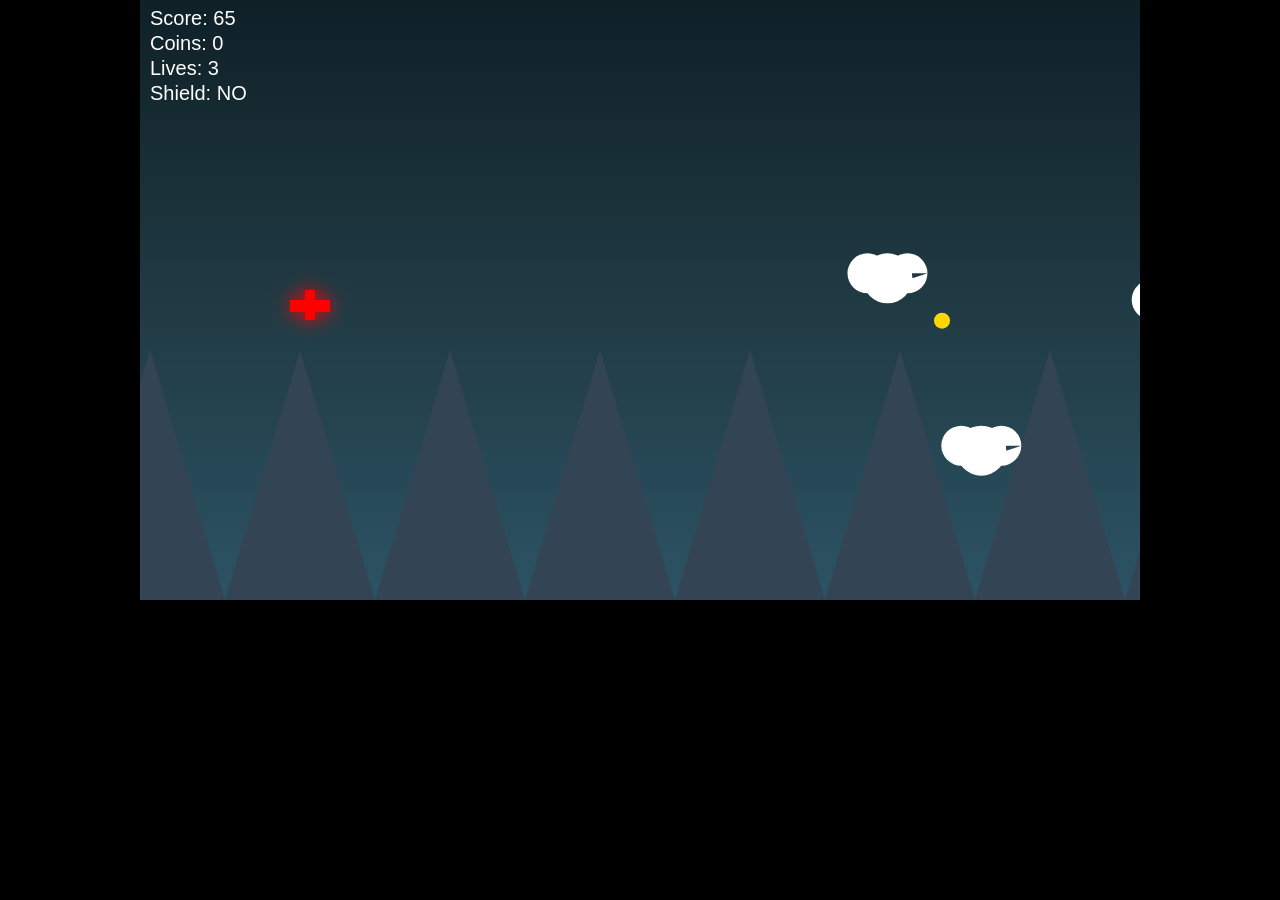
<file: skyways.html>
<!DOCTYPE html>
<html lang="sv">
<head>
<meta charset="UTF-8">
<meta name="viewport" content="width=device-width,initial-scale=1">
<title>Skyways Deluxe</title>

<style>
body{
    margin:0;
    overflow:hidden;
    background:black;
    font-family:Arial,sans-serif;
}

canvas{
    display:block;
    margin:auto;
}

#shop{
    position:absolute;
    top:50px;
    left:10px;
    background:white;
    padding:10px;
    border-radius:10px;
    display:none;
    z-index:10;
}

button{
    width:180px;
    margin:4px;
}
</style>
</head>

<body>

<div id="shop">
<h3>SHOP</h3>

<button onclick="buySpeed()">💨 Speed +1 (10)</button><br>
<button onclick="buyLife()">❤️ Life (25)</button><br>
<button onclick="buyShield()">🛡 Shield (30)</button><br>
<button onclick="buyMultiplier()">💰 x2 Coins (50)</button><br>
<button onclick="buyTurbo()">🚀 Turbo (75)</button><br>

<p>Tryck M för att stänga</p>
</div>

<canvas id="game" width="1000" height="600"></canvas>

<script>

const canvas = document.getElementById("game");
const ctx = canvas.getContext("2d");

let keys = {};

let score = 0;
let coins = 0;

let shopOpen = false;

let player = {
    x:150,
    y:300,
    speed:5,
    lives:3,
    shield:false,
    multiplier:1,
    turbo:false
};

let clouds = [];
let coinDrops = [];

document.addEventListener("keydown",e=>{

    keys[e.key]=true;

    if(e.key==="m" || e.key==="M"){

        shopOpen=!shopOpen;

        document.getElementById("shop").style.display=
        shopOpen ? "block":"none";
    }
});

document.addEventListener("keyup",e=>{
    keys[e.key]=false;
});

function buySpeed(){

    if(coins>=10){
        coins-=10;
        player.speed++;
    }
}

function buyLife(){

    if(coins>=25){
        coins-=25;
        player.lives++;
    }
}

function buyShield(){

    if(coins>=30){
        coins-=30;
        player.shield=true;
    }
}

function buyMultiplier(){

    if(coins>=50){
        coins-=50;
        player.multiplier=2;
    }
}

function buyTurbo(){

    if(coins>=75){
        coins-=75;
        player.turbo=true;
    }
}

function spawnCloud(){

    clouds.push({
        x:canvas.width+50,
        y:Math.random()*550,
        speed:4+Math.random()*3
    });
}

function spawnCoin(){

    coinDrops.push({
        x:canvas.width+50,
        y:50+Math.random()*500
    });
}

function drawPlane(){

    ctx.save();

    ctx.shadowBlur=20;
    ctx.shadowColor="red";

    ctx.fillStyle="red";
    ctx.fillRect(player.x,player.y,40,12);

    ctx.fillRect(player.x+15,player.y-10,10,30);

    ctx.restore();
}

function update(){

    if(!shopOpen){

        if(keys["ArrowUp"]||keys["w"])
            player.y-=player.speed;

        if(keys["ArrowDown"]||keys["s"])
            player.y+=player.speed;
    }

    player.y=Math.max(0,Math.min(560,player.y));

    if(Math.random()<0.02) spawnCloud();
    if(Math.random()<0.015) spawnCoin();

    clouds.forEach(c=>{

        c.x-= player.turbo ? 8 : c.speed;

        if(
            player.x < c.x+60 &&
            player.x+40 > c.x &&
            player.y < c.y+30 &&
            player.y+20 > c.y
        ){

            if(player.shield){

                player.shield=false;

            }else{

                player.lives--;

                c.x=-500;

                if(player.lives<=0){

                    alert("GAME OVER");

                    location.reload();
                }
            }
        }
    });

    coinDrops.forEach(c=>{

        c.x-=4;

        if(
            player.x < c.x+10 &&
            player.x+40 > c.x &&
            player.y < c.y+10 &&
            player.y+20 > c.y
        ){

            coins += player.multiplier;

            c.x=-500;
        }
    });

    clouds=clouds.filter(c=>c.x>-100);
    coinDrops=coinDrops.filter(c=>c.x>-100);

    score++;
}

function drawBackground(){

    let g=ctx.createLinearGradient(0,0,0,600);

    g.addColorStop(0,"#0f2027");
    g.addColorStop(0.5,"#203a43");
    g.addColorStop(1,"#2c5364");

    ctx.fillStyle=g;
    ctx.fillRect(0,0,1000,600);

    for(let i=0;i<12;i++){

        let x=(i*150)-(score%150);

        ctx.fillStyle="#334455";

        ctx.beginPath();
        ctx.moveTo(x,600);
        ctx.lineTo(x+75,350);
        ctx.lineTo(x+150,600);
        ctx.fill();
    }
}

function draw(){

    drawBackground();

    drawPlane();

    clouds.forEach(c=>{

        ctx.fillStyle="white";

        ctx.beginPath();
        ctx.arc(c.x,c.y,20,0,Math.PI*2);
        ctx.arc(c.x+20,c.y+5,25,0,Math.PI*2);
        ctx.arc(c.x+40,c.y,20,0,Math.PI*2);
        ctx.fill();
    });

    coinDrops.forEach(c=>{

        ctx.fillStyle="gold";

        ctx.beginPath();
        ctx.arc(c.x,c.y,8,0,Math.PI*2);
        ctx.fill();
    });

    ctx.fillStyle="white";
    ctx.font="20px Arial";

    ctx.fillText("Score: "+score,10,25);
    ctx.fillText("Coins: "+coins,10,50);
    ctx.fillText("Lives: "+player.lives,10,75);
    ctx.fillText("Shield: "+(player.shield?"YES":"NO"),10,100);
}

function loop(){

    update();
    draw();

    requestAnimationFrame(loop);
}

loop();

</script>
</body>
</html>
</file>
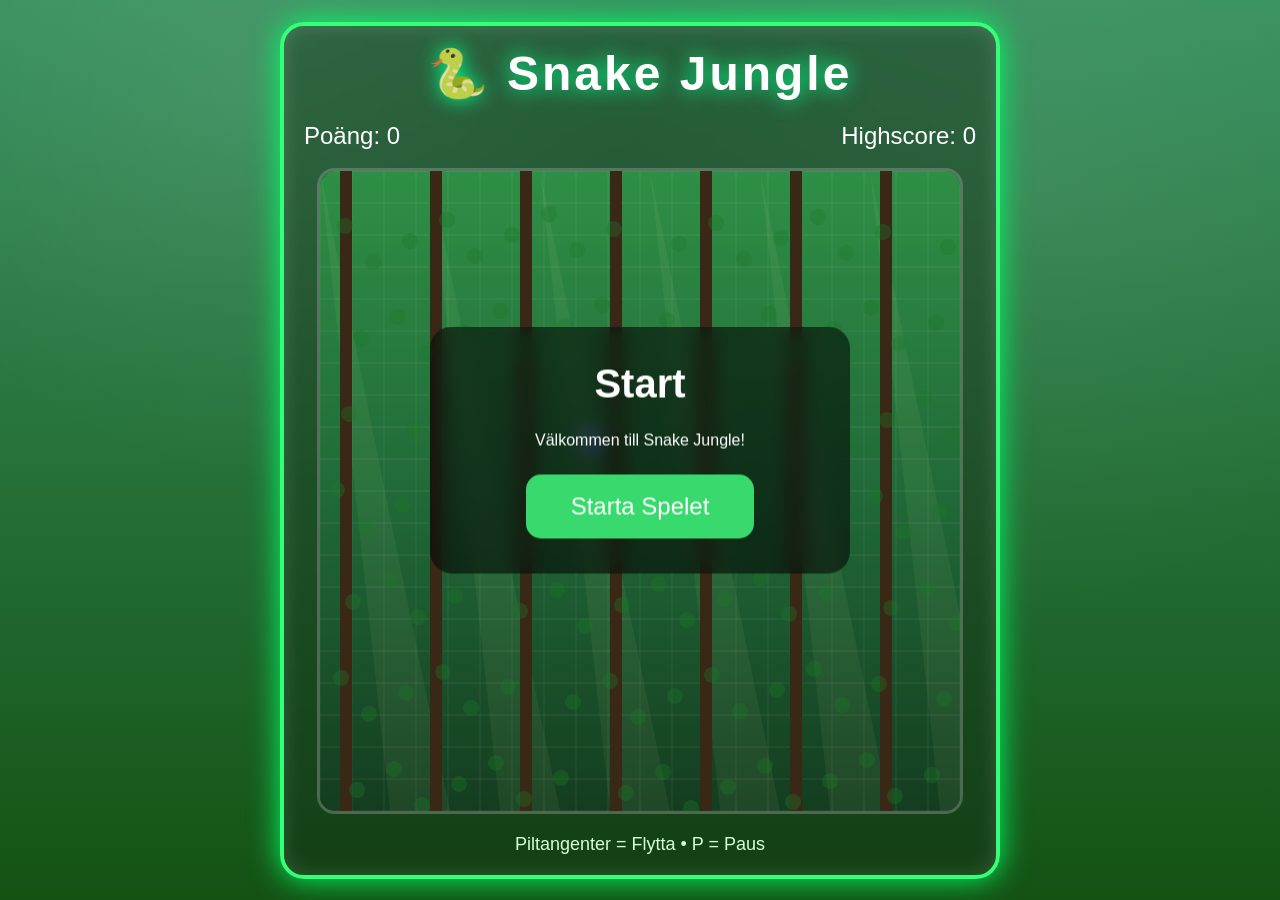
<file: snake.html>
<!DOCTYPE html>
<html lang="sv">
<head>

<meta charset="UTF-8">
<meta name="viewport" content="width=device-width, initial-scale=1.0">

<title>Snake Deluxe Jungle</title>

<style>

*{
margin:0;
padding:0;
box-sizing:border-box;
}

body{

overflow:hidden;
font-family:Arial,Helvetica,sans-serif;

background:
linear-gradient(#0b3d1d,#072510);

display:flex;
justify-content:center;
align-items:center;
height:100vh;

}

/* Djungelbakgrund */

#background{

position:fixed;
left:0;
top:0;
width:100%;
height:100%;

background:

radial-gradient(circle at 20% 10%,rgba(255,255,255,.08),transparent 30%),

radial-gradient(circle at 80% 20%,rgba(255,255,255,.06),transparent 35%),

linear-gradient(#2e8b57,#145214);

z-index:-2;

}

/* Dimma */

#mist{

position:fixed;

left:0;
top:0;

width:100%;
height:100%;

background:
linear-gradient(
rgba(255,255,255,.05),
rgba(255,255,255,0));

z-index:-1;

pointer-events:none;

}

/* Spelruta */

#gameBox{

width:720px;

padding:20px;

border-radius:24px;

background:rgba(20,40,20,.45);

backdrop-filter:blur(6px);

border:4px solid #35ff78;

box-shadow:

0 0 30px #00ff66,

inset 0 0 20px rgba(255,255,255,.15);

}

/* Titel */

h1{

text-align:center;

font-size:48px;

color:white;

letter-spacing:3px;

text-shadow:

0 0 20px #00ff88;

margin-bottom:20px;

}

/* Info */

#topBar{

display:flex;

justify-content:space-between;

font-size:24px;

color:white;

margin-bottom:18px;

}

/* Canvas */

canvas{

display:block;

margin:auto;

background:rgba(0,0,0,.18);

border-radius:18px;

border:3px solid rgba(255,255,255,.25);

}

/* Meny */

#menu{

position:absolute;

left:50%;

top:50%;

transform:translate(-50%,-50%);

width:420px;

padding:35px;

border-radius:22px;

background:rgba(0,0,0,.55);

backdrop-filter:blur(10px);

text-align:center;

color:white;

}

#menu h2{

font-size:40px;

margin-bottom:25px;

}

button{

padding:18px 45px;

font-size:24px;

border:none;

border-radius:15px;

cursor:pointer;

background:#38d96d;

color:white;

transition:.25s;

}

button:hover{

transform:scale(1.05);

background:#4cff87;

}

#footer{

margin-top:20px;

text-align:center;

color:#d7ffd7;

font-size:18px;

}

</style>

</head>

<body>

<div id="background"></div>

<div id="mist"></div>

<div id="gameBox">

<h1>🐍 Snake Jungle</h1>

<div id="topBar">

<div>Poäng:
<span id="score">0</span>
</div>

<div>Highscore:
<span id="highscore">0</span>
</div>

</div>

<canvas
id="game"
width="640"
height="640">
</canvas>

<div id="footer">

Piltangenter = Flytta • P = Paus

</div>

</div>

<div id="menu">

<h2>Start</h2>

<p style="margin-bottom:25px;">

Välkommen till Snake Jungle!

</p>

<button id="startBtn">

Starta Spelet

</button>

</div>

<script>

// =========================================

// DEL 1B SKA KLISTRAS IN HÄR

// =========================================
// ===== Snake Deluxe Jungle - Del 1B =====

// Canvas
const canvas = document.getElementById("game");
const ctx = canvas.getContext("2d");

const GRID = 20;
const CELL = canvas.width / GRID;

// Speldata
let snake = [];
let direction = {x:1,y:0};
let nextDirection = {x:1,y:0};

let berry = {x:8,y:8};

let score = 0;
let highscore =
Number(localStorage.getItem("snakeHighscore") || 0);

document.getElementById("highscore").textContent = highscore;

let running = false;
let paused = false;

// ======================

function startGame(){

document.getElementById("menu").style.display="none";

running=true;
paused=false;

score=0;
document.getElementById("score").textContent=0;

snake=[
{x:10,y:10},
{x:9,y:10},
{x:8,y:10}
];

direction={x:1,y:0};
nextDirection={x:1,y:0};

spawnBerry();

}

document
.getElementById("startBtn")
.onclick=startGame;

// ======================

function spawnBerry(){

do{

berry.x=Math.floor(Math.random()*GRID);
berry.y=Math.floor(Math.random()*GRID);

}
while(

snake.some(s=>
s.x===berry.x &&
s.y===berry.y)

);

}

// ======================

document.addEventListener("keydown",e=>{

if(e.key==="ArrowUp" && direction.y===0)
nextDirection={x:0,y:-1};

if(e.key==="ArrowDown" && direction.y===0)
nextDirection={x:0,y:1};

if(e.key==="ArrowLeft" && direction.x===0)
nextDirection={x:-1,y:0};

if(e.key==="ArrowRight" && direction.x===0)
nextDirection={x:1,y:0};

if(e.key==="p"||e.key==="P")
paused=!paused;

});

// ======================
    
let lastMove = 0;
const MOVE_DELAY = 120; // högre värde = långsammare orm

    function update(){

if(!running) return;

if(paused) return;

const now = Date.now();

if(now - lastMove < MOVE_DELAY) return;

lastMove = now;
direction=nextDirection;

let head={

x:snake[0].x+direction.x,

y:snake[0].y+direction.y

};

// Vägg

if(

head.x<0||
head.y<0||
head.x>=GRID||
head.y>=GRID

){

gameOver();
return;

}

// Krock med sig själv

for(let s of snake){

if(
s.x===head.x &&
s.y===head.y
){

gameOver();
return;

}

}

// Nytt huvud

snake.unshift(head);

// Äta blåbär

if(

head.x===berry.x &&
head.y===berry.y

){

score++;

document.getElementById("score").textContent=score;

spawnBerry();

}else{

snake.pop();

}

}

// ======================

function gameOver(){

running=false;

if(score>highscore){

highscore=score;

localStorage.setItem(
"snakeHighscore",
highscore
);

document.getElementById("highscore").textContent=highscore;

}

alert("Game Over!\nPoäng: "+score);

document.getElementById("menu").style.display="block";

}

// ======================

function gameLoop(){

    update();

    draw();

    requestAnimationFrame(gameLoop);

}

gameLoop();


// ===============================
// DEL 1C-1
// Djungelbakgrund + ritfunktion
// ===============================

function drawBackground(){

// Mörk djungel
let g = ctx.createLinearGradient(0,0,0,640);

g.addColorStop(0,"#2f8f46");
g.addColorStop(.5,"#216a38");
g.addColorStop(1,"#143d20");

ctx.fillStyle=g;
ctx.fillRect(0,0,640,640);

// Solstrålar
for(let i=0;i<6;i++){

ctx.fillStyle="rgba(255,255,180,.05)";

ctx.beginPath();

ctx.moveTo(i*110,0);
ctx.lineTo(i*110+70,640);
ctx.lineTo(i*110+130,640);

ctx.closePath();

ctx.fill();

}

// Rutnät

ctx.strokeStyle="rgba(255,255,255,.08)";
ctx.lineWidth=1;

for(let i=0;i<=GRID;i++){

ctx.beginPath();
ctx.moveTo(i*CELL,0);
ctx.lineTo(i*CELL,640);
ctx.stroke();

ctx.beginPath();
ctx.moveTo(0,i*CELL);
ctx.lineTo(640,i*CELL);
ctx.stroke();

}

// Trädstammar

ctx.fillStyle="#3a2816";

for(let i=0;i<8;i++){

ctx.fillRect(i*90+20,0,12,640);

}

// Blad

for(let i=0;i<120;i++){

let x=(i*53)%640;
let y=(i*91)%640;

ctx.fillStyle="rgba(30,120,40,.35)";

ctx.beginPath();

ctx.arc(x,y,8,0,Math.PI*2);

ctx.fill();

}

}

// ===============================

function draw(){

drawBackground();

let bx = berry.x * CELL + CELL / 2;
let by = berry.y * CELL + CELL / 2;

// Studsanimation
by += Math.sin(Date.now()/180)*2;

// Skugga
ctx.fillStyle="rgba(0,0,0,.25)";
ctx.beginPath();
ctx.ellipse(bx,by+8,9,4,0,0,Math.PI*2);
ctx.fill();

// Blåbär
let berryGrad=ctx.createRadialGradient(
bx-4,by-4,2,
bx,by,12
);

berryGrad.addColorStop(0,"#b8d4ff");
berryGrad.addColorStop(.4,"#5a82ff");
berryGrad.addColorStop(1,"#1d2c88");

ctx.fillStyle=berryGrad;
ctx.beginPath();
ctx.arc(bx,by,11,0,Math.PI*2);
ctx.fill();

// Glans
ctx.fillStyle="rgba(255,255,255,.55)";
ctx.beginPath();
ctx.arc(bx-4,by-4,3,0,Math.PI*2);
ctx.fill();

// ===== Rita ormen =====

for(let i=snake.length-1;i>=0;i--){

let s=snake[i];

let x=s.x*CELL+CELL/2;
let y=s.y*CELL+CELL/2;

// Skugga
ctx.fillStyle="rgba(0,0,0,.22)";
ctx.beginPath();
ctx.arc(x,y+3,11,0,Math.PI*2);
ctx.fill();

// Kropp
let body=ctx.createRadialGradient(
x-4,y-4,2,
x,y,13
);

body.addColorStop(0,"#caffb3");
body.addColorStop(.4,"#53ef67");
body.addColorStop(1,"#16863b");

ctx.fillStyle=body;

ctx.beginPath();
ctx.arc(x,y,12,0,Math.PI*2);
ctx.fill();

// Huvud
if(i===0){

ctx.fillStyle="white";

ctx.beginPath();
ctx.arc(x-5,y-4,3.2,0,Math.PI*2);
ctx.arc(x+5,y-4,3.2,0,Math.PI*2);
ctx.fill();

// Pupiller

let px=0;
let py=0;

if(direction.x===1) px=1.5;
if(direction.x===-1) px=-1.5;
if(direction.y===1) py=1.5;
if(direction.y===-1) py=-1.5;

ctx.fillStyle="black";

ctx.beginPath();

ctx.arc(x-5+px,y-4+py,1.3,0,Math.PI*2);
ctx.arc(x+5+px,y-4+py,1.3,0,Math.PI*2);

ctx.fill();

// Tunga

ctx.strokeStyle="#ff4b6e";
ctx.lineWidth=2;

ctx.beginPath();

ctx.moveTo(x,y+2);
ctx.lineTo(
x+direction.x*8,
y+direction.y*8
);

ctx.stroke();

}

}

// ===== Slut Del 1C-2 =====

}

 // ===================================
// DEL 1C-3
// Partiklar
// ===================================

const particles=[];

function createParticles(x,y){

    for(let i=0;i<15;i++){

        particles.push({

            x:x,
            y:y,

            vx:(Math.random()-0.5)*4,
            vy:(Math.random()-0.5)*4,

            size:2+Math.random()*3,

            life:30

        });

    }

}

function updateParticles(){

    for(let i=particles.length-1;i>=0;i--){

        let p=particles[i];

        p.x+=p.vx;
        p.y+=p.vy;

        p.life--;

        ctx.fillStyle="rgba(255,255,255,"+(p.life/30)+")";

        ctx.beginPath();

        ctx.arc(
            p.x,
            p.y,
            p.size,
            0,
            Math.PI*2
        );

        ctx.fill();

        if(p.life<=0){

            particles.splice(i,1);

        }

    }

}   
 // ===========================================
// DEL 2A
// Levande djungel
// ===========================================

const leaves=[];
const butterflies=[];

for(let i=0;i<30;i++){

    leaves.push({

        x:Math.random()*640,
        y:Math.random()*640,

        speed:0.3+Math.random()*0.8,

        angle:Math.random()*Math.PI*2

    });

}

for(let i=0;i<6;i++){

    butterflies.push({

        x:Math.random()*640,
        y:Math.random()*640,

        vx:1+Math.random(),
        vy:(Math.random()-0.5)*0.6,

        wing:0

    });

}

function drawNature(){

    // ===== Löv =====

    for(let l of leaves){

        l.y+=l.speed;

        l.x+=Math.sin(Date.now()/800+l.angle)*0.5;

        if(l.y>640){

            l.y=-10;
            l.x=Math.random()*640;

        }

        ctx.save();

        ctx.translate(l.x,l.y);

        ctx.rotate(l.angle);

        ctx.fillStyle="rgba(80,180,70,.6)";

        ctx.beginPath();

        ctx.ellipse(0,0,4,8,0,0,Math.PI*2);

        ctx.fill();

        ctx.restore();

    }

    // ===== Fjärilar =====

    butterflies.forEach(b=>{

        b.x+=b.vx;

        b.y+=Math.sin(Date.now()/400+b.x)*0.5;

        b.wing+=0.3;

        if(b.x>660){

            b.x=-20;
            b.y=Math.random()*640;

        }

        let flap=Math.sin(b.wing)*5;

        ctx.fillStyle="#ffcc33";

        ctx.beginPath();
        ctx.ellipse(b.x-4,b.y,5,flap,0,0,Math.PI*2);
        ctx.fill();

        ctx.beginPath();
        ctx.ellipse(b.x+4,b.y,5,flap,0,0,Math.PI*2);
        ctx.fill();

        ctx.strokeStyle="#222";
        ctx.beginPath();
        ctx.moveTo(b.x,b.y-4);
        ctx.lineTo(b.x,b.y+4);
        ctx.stroke();

    });

}   
</script>

</body>
</html>
</file>
